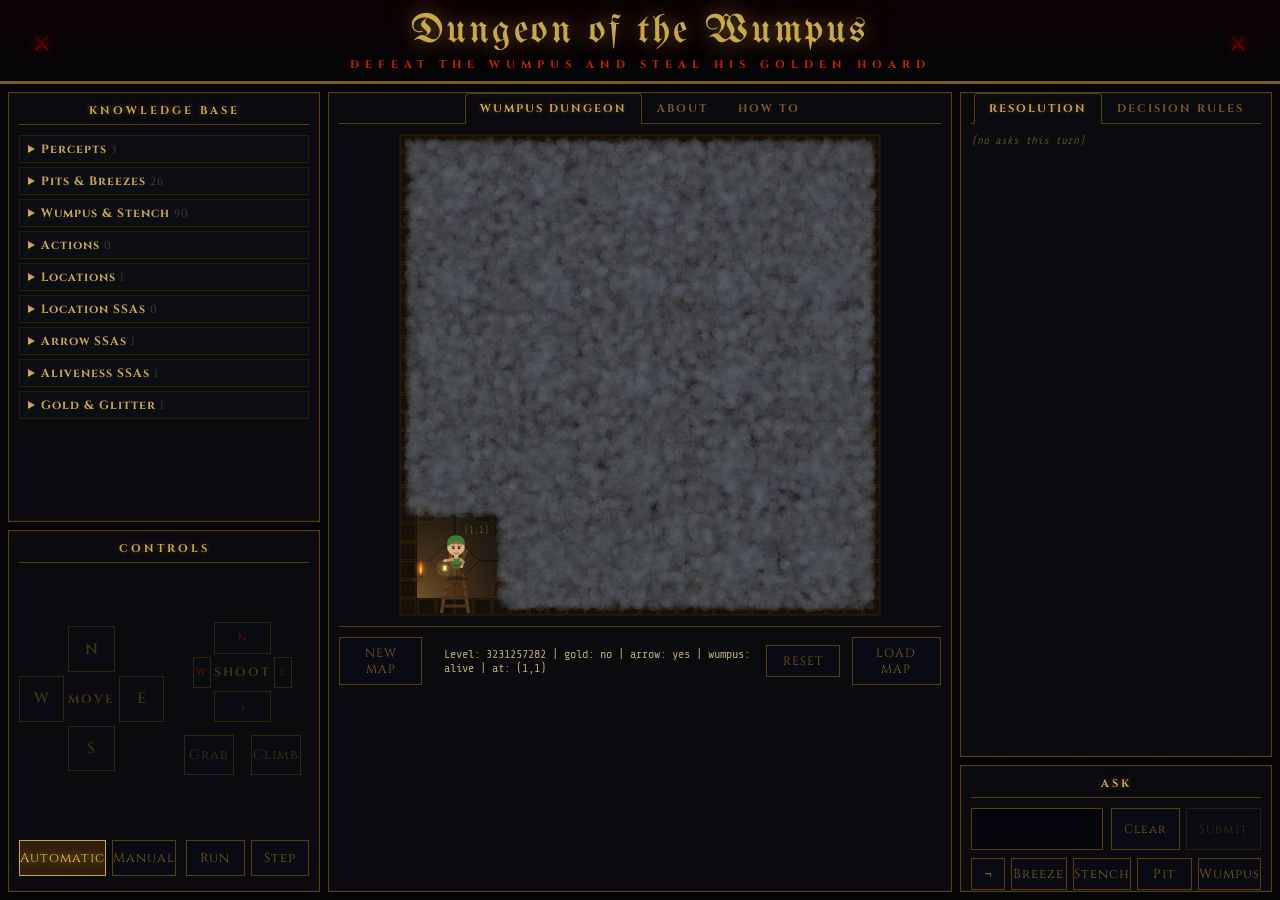
<file: index.html>
<!DOCTYPE html>
<html lang="en">
<head>
  <meta charset="UTF-8" />
  <meta name="viewport" content="width=device-width, initial-scale=1.0" />
  <title>Dungeon of the Wumpus</title>

  <!-- Self-hosted webfonts (fonts/fonts.css) — offline/portable, no network
       dependency once loaded. Each face uses font-display: block, so a brief
       load holds text invisible rather than showing it in a fallback font —
       avoids the pop-in flash a remote stylesheet (or font-display: swap)
       causes. All three are SIL OFL, so bundling is fine.
         UnifrakturMaguntia -> blackletter title
         Cinzel             -> panel/section titles + labels
         Share Tech Mono    -> body text, KB formulas, resolution lines -->
  <link rel="stylesheet" href="fonts/fonts.css" />

  <link rel="stylesheet" href="style.css" />
</head>
<body>
  <!-- Title bar: blackletter title + tagline, flanked by rune pseudo-elements
       (see #site-header in style.css). Decorative only. -->
  <header id="site-header">
    <h1 class="site-title">Dungeon of the Wumpus</h1>
    <p class="site-subtitle">Defeat the Wumpus and Steal His Golden Hoard</p>
  </header>

  <!--
    Five panels, per the current layout (see #kb-panel etc. in style.css):
      - #kb-panel      : left-upper, the agent's knowledge base
      - #control-panel : left-lower, controls + explanation (mode-dependent)
      - #game-panel    : center, the game world (focal point)
      - #solver-panel  : right-upper, the resolution solver
      - #ask-panel     : right-lower, the manual query ("ASK") tool
  -->
  <div id="app">
    <section id="kb-panel"      class="panel"><h2>Knowledge Base</h2></section>
    <section id="ask-panel"     class="panel"><h2>Ask</h2></section>
    <section id="game-panel"    class="panel"><h2>Wumpus World</h2></section>
    <section id="solver-panel"  class="panel"><h2>Resolution Solver</h2></section>
    <section id="control-panel" class="panel"><h2>Controls</h2></section>
  </div>

  <!-- Classic scripts, loaded in dependency order. logic.js defines WW; -->
  <!-- ui.js consumes it.                                                 -->
  <script src="logic.js"></script>
  <script src="ui.js"></script>
</body>
</html>
</file>
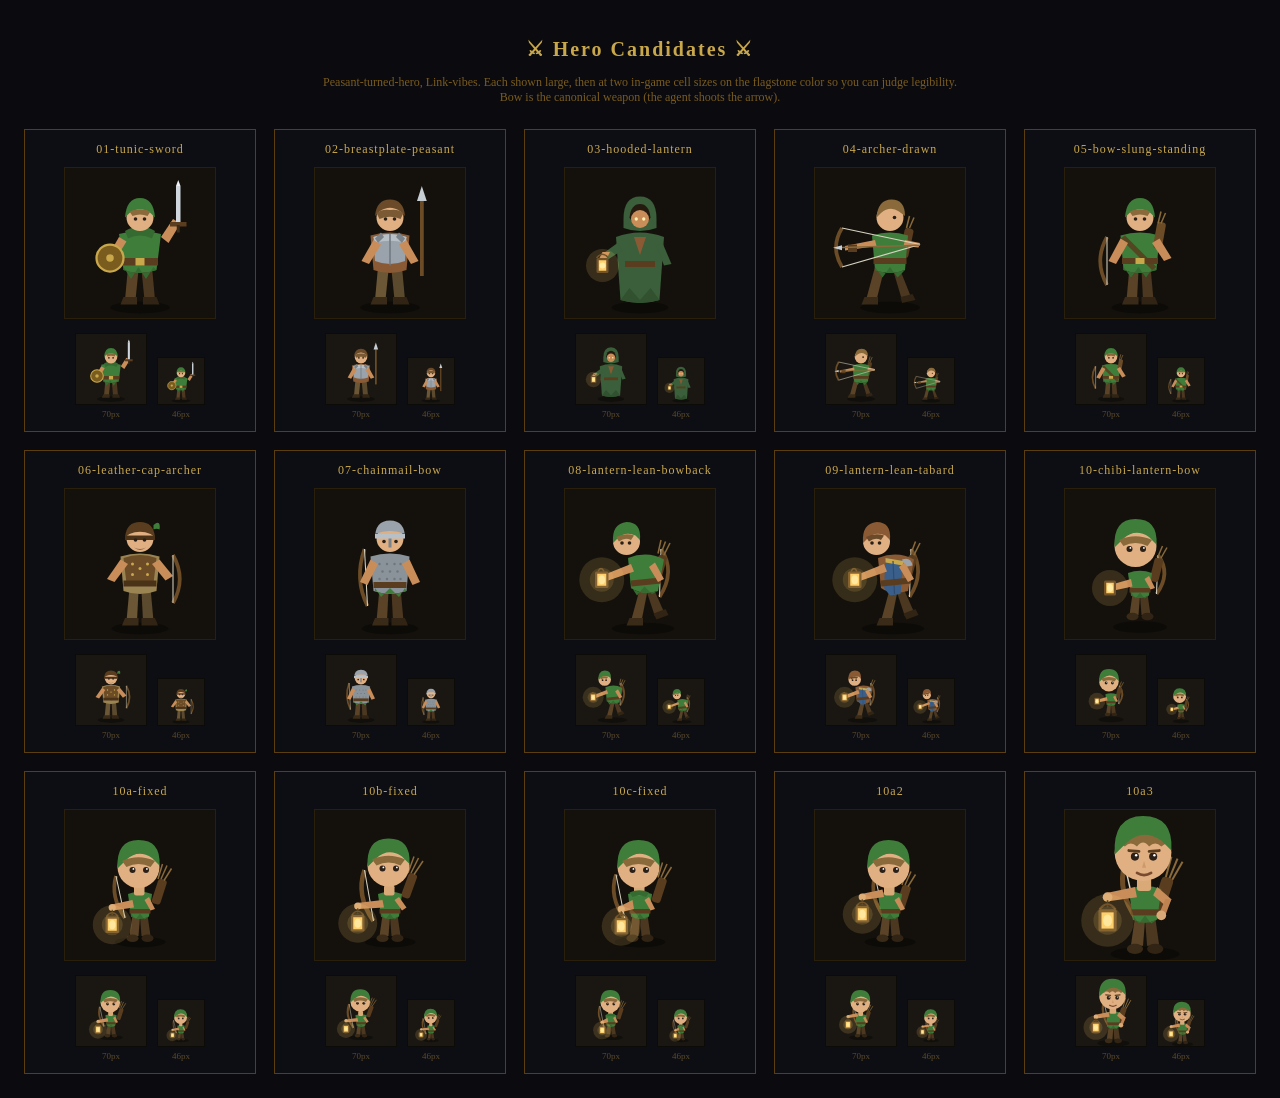
<file: artcandidates/_contact-sheet.html>
<!DOCTYPE html>
<html lang="en">
<head>
<meta charset="UTF-8" />
<title>Hero candidates — contact sheet</title>
<style>
  body {
    margin: 0; padding: 24px;
    background: #0a0a0f;
    color: #b8a878;
    font-family: 'Cinzel', Georgia, serif;
  }
  h1 { color: #c9a84c; font-size: 20px; letter-spacing: 2px; text-align: center; }
  p.note { text-align: center; font-size: 12px; color: #7a5c1e; max-width: 640px; margin: 0 auto 24px; }
  .grid {
    display: grid;
    grid-template-columns: repeat(auto-fill, minmax(200px, 1fr));
    gap: 18px;
  }
  .card {
    border: 1px solid #5a3e10;
    background: #0d0d14;
    padding: 12px;
    text-align: center;
  }
  .name { font-size: 12px; color: #c9a84c; letter-spacing: 1px; margin-bottom: 10px; }
  /* Large view */
  .big { width: 150px; height: 150px; background: #14110c; border: 1px solid #2a1f0a; }
  /* True-to-game view: on a flagstone-ish tile at ~cell size */
  .row2 { display: flex; justify-content: center; gap: 10px; margin-top: 10px; align-items: flex-end; }
  .cell {
    width: 70px; height: 70px;
    background:
      linear-gradient(#1a1712,#1a1712);
    border: 1px solid #0d0b08;
    display: flex; align-items: center; justify-content: center;
  }
  .cell.sm { width: 46px; height: 46px; }
  .cell img { width: 100%; height: 100%; }
  .lbl { font-size: 9px; color: #5a4a2a; margin-top: 4px; }
</style>
</head>
<body>
  <h1>⚔ Hero Candidates ⚔</h1>
  <p class="note">Peasant-turned-hero, Link-vibes. Each shown large, then at two
  in-game cell sizes on the flagstone color so you can judge legibility. Bow is
  the canonical weapon (the agent shoots the arrow).</p>
  <div class="grid" id="grid"></div>

  <script>
    const files = [
      'hero-01-tunic-sword.svg',
      'hero-02-breastplate-peasant.svg',
      'hero-03-hooded-lantern.svg',
      'hero-04-archer-drawn.svg',
      'hero-05-bow-slung-standing.svg',
      'hero-06-leather-cap-archer.svg',
      'hero-07-chainmail-bow.svg',
      'hero-08-lantern-lean-bowback.svg',
      'hero-09-lantern-lean-tabard.svg',
      'hero-10-chibi-lantern-bow.svg',
      'hero-10a-fixed.svg',
      'hero-10b-fixed.svg',
      'hero-10c-fixed.svg',
      'hero-10a2.svg',
      'hero-10a3.svg',
    ];
    const grid = document.getElementById('grid');
    for (const f of files) {
      const card = document.createElement('div');
      card.className = 'card';
      card.innerHTML =
        `<div class="name">${f.replace('hero-','').replace('.svg','')}</div>` +
        `<img class="big" src="${f}" alt="${f}">` +
        `<div class="row2">` +
          `<div><div class="cell"><img src="${f}"></div><div class="lbl">70px</div></div>` +
          `<div><div class="cell sm"><img src="${f}"></div><div class="lbl">46px</div></div>` +
        `</div>`;
      grid.appendChild(card);
    }
  </script>
</body>
</html>
</file>
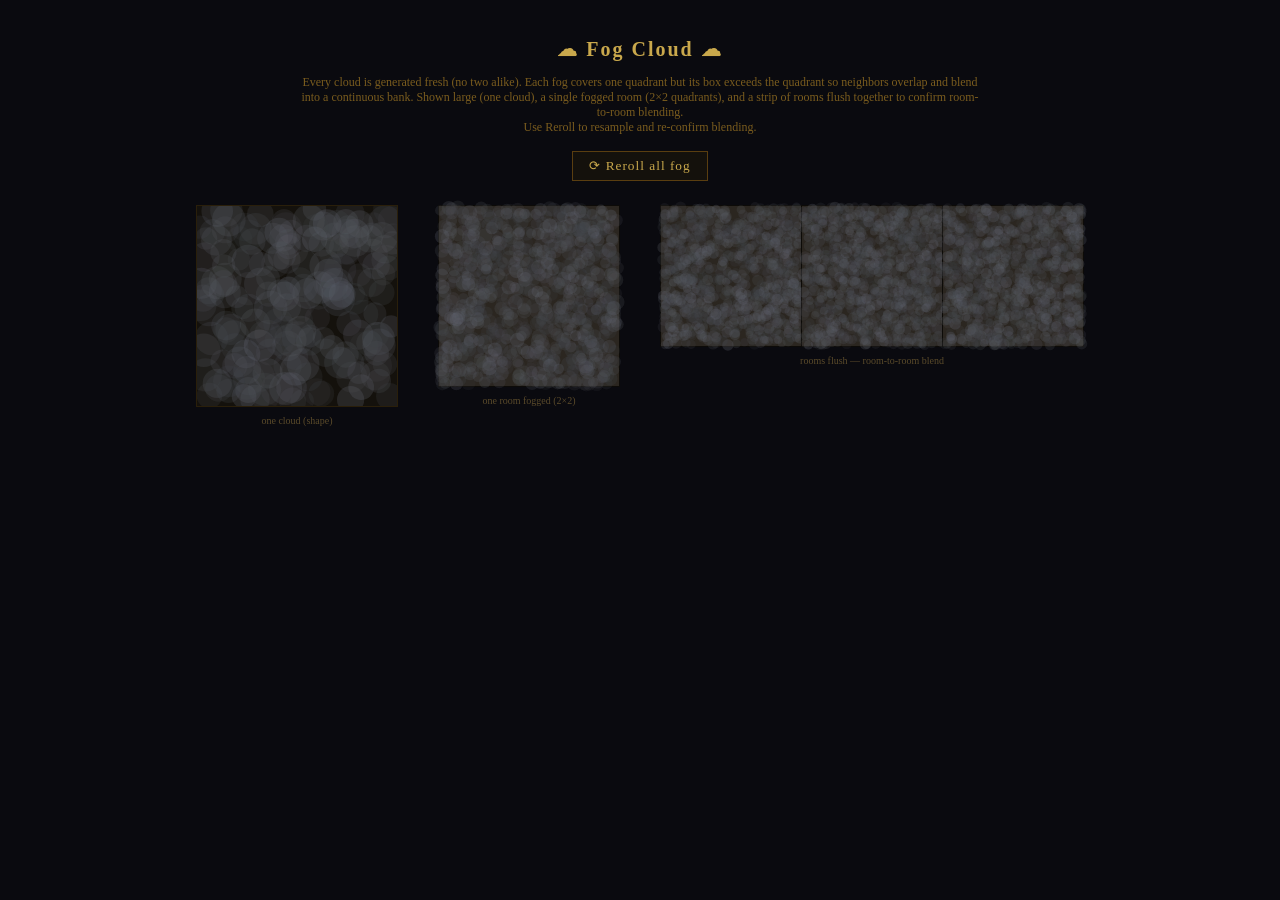
<file: artcandidates/_fog-contact-sheet.html>
<!DOCTYPE html>
<html lang="en">
<head>
<meta charset="UTF-8" />
<title>Fog cloud — contact sheet</title>
<style>
  body { margin: 0; padding: 24px; background: #0a0a0f; color: #b8a878; font-family: 'Cinzel', Georgia, serif; }
  h1 { color: #c9a84c; font-size: 20px; letter-spacing: 2px; text-align: center; }
  p.note { text-align: center; font-size: 12px; color: #7a5c1e; max-width: 680px; margin: 0 auto 16px; }
  .btn { display: block; margin: 0 auto 24px; background: #14110c; color: #c9a84c; border: 1px solid #5a3e10;
         font-family: 'Cinzel', Georgia, serif; letter-spacing: 1px; padding: 6px 16px; cursor: pointer; }
  .btn:hover { border-color: #c9a84c; }
  .row { display: flex; justify-content: center; gap: 40px; align-items: flex-start; flex-wrap: wrap; }
  .card { text-align: center; }
  .lbl { font-size: 10px; color: #5a4a2a; margin-top: 8px; }

  /* one big fog for shape inspection */
  .big { width: 200px; height: 200px; background: #14110c; border: 1px solid #2a1f0a; overflow: hidden; position: relative; }

  /* a ROOM is a 2x2 of quadrants on flagstone. Each quadrant hosts one fog cloud
     that is sized OVER the quadrant and centered on it, so cores cover the
     quadrants and the transparent spill overhangs into neighbors and overlaps. */
  .room { position: relative; background: #2b2620; border: 1px solid #0d0b08; }
  .room.one { width: 180px; height: 180px; }         /* single room */
  .rooms { display: flex; gap: 0; }                   /* rooms flush so they blend */
  .rooms .room { width: 140px; height: 140px; border-right: none; }
  .rooms .room:last-child { border-right: 1px solid #0d0b08; }

  /* a fog cloud element: absolutely placed, centered on its quadrant, oversized */
  .fog-cloud { position: absolute; pointer-events: none; overflow: visible;
               transform: translate(-50%, -50%); }
  .fog-cloud svg { position: absolute; inset: 0; width: 100%; height: 100%;
                   display: block; overflow: visible; }
  .fog-rock { animation: fog-rock 7s ease-in-out infinite; }
  @keyframes fog-rock { 0%{transform:rotate(-1.5deg);} 50%{transform:rotate(1.5deg);} 100%{transform:rotate(-1.5deg);} }
</style>
</head>
<body>
  <h1>☁ Fog Cloud ☁</h1>
  <p class="note">Every cloud is generated fresh (no two alike). Each fog covers one
  quadrant but its box exceeds the quadrant so neighbors overlap and blend into a
  continuous bank. Shown large (one cloud), a single fogged room (2×2 quadrants),
  and a strip of rooms flush together to confirm room-to-room blending.
  <br>Use Reroll to resample and re-confirm blending.</p>
  <button class="btn" id="reroll">⟳ Reroll all fog</button>

  <div class="row">
    <div class="card"><div class="big" id="big"></div><div class="lbl">one cloud (shape)</div></div>
    <div class="card"><div class="room one" id="oneroom"></div><div class="lbl">one room fogged (2×2)</div></div>
    <div class="card"><div class="rooms" id="strip"></div><div class="lbl">rooms flush — room-to-room blend</div></div>
  </div>

  <script>
    // makeFog(): mirror of ui.js — a scatter of ~40 mostly-transparent gray blobs,
    // rejection-sampled for spacing, in a viewBox padded so nothing clips. Fresh
    // Math.random() each call, so no two clouds are alike.
    function makeFog() {
      const N = 200, R_MIN = 13, R_MAX = 20;
      const COLORS = ['#4a4d53', '#565a60', '#3f4247', '#616570'];
      const MIN_DIST = 5, MAX_TRIES = 60;
      const TILE = 50, SPILL = 90, PAD = R_MAX + 2;
      const FIELD = TILE + 2 * SPILL;
      const SPAN_MIN = PAD, SPAN_MAX = PAD + FIELD;
      const SIZE = FIELD + 2 * PAD, CENTER = SIZE / 2;
      const rangeR = (a, b) => a + (b - a) * Math.random();
      const blobs = [];
      for (let i = 0; i < N; i++) {
        let cx, cy;
        for (let t = 0; t < MAX_TRIES; t++) {
          cx = rangeR(SPAN_MIN, SPAN_MAX); cy = rangeR(SPAN_MIN, SPAN_MAX);
          if (!blobs.some(b => Math.hypot(cx - b.cx, cy - b.cy) < MIN_DIST)) break;
        }
        blobs.push({ cx, cy, r: rangeR(R_MIN, R_MAX), op: rangeR(0.14, 0.30),
          fill: COLORS[Math.floor(Math.random() * COLORS.length)] });
      }
      const circles = blobs.map(b =>
        `<circle cx="${b.cx.toFixed(1)}" cy="${b.cy.toFixed(1)}" r="${b.r.toFixed(1)}" ` +
        `fill="${b.fill}" opacity="${b.op.toFixed(2)}"/>`).join('');
      const el = document.createElement('div');
      el.className = 'fog-cloud';
      el.innerHTML =
        `<svg viewBox="0 0 ${SIZE} ${SIZE}" xmlns="http://www.w3.org/2000/svg" overflow="visible">` +
          `<g class="fog-rock" style="transform-origin:${CENTER}px ${CENTER}px">${circles}</g>` +
        '</svg>';
      return el;
    }

    // fill a room element with four quadrant fogs, each centered on its quadrant
    // and sized OVER (fraction of the room) so cores cover quadrants and spill
    // overlaps neighbors. size is a % of the room dimension.
    function fillRoom(room, sizePct) {
      room.innerHTML = '';
      for (const [qx, qy] of [[0,0],[1,0],[0,1],[1,1]]) {
        const fog = makeFog();
        fog.style.width = fog.style.height = sizePct + '%';
        fog.style.left = (qx ? 75 : 25) + '%';
        fog.style.top  = (qy ? 75 : 25) + '%';
        room.appendChild(fog);
      }
    }

    function render() {
      // big single cloud
      const big = document.getElementById('big');
      big.innerHTML = '';
      const one = makeFog();
      one.style.width = one.style.height = '116%';
      one.style.left = one.style.top = '50%';
      big.appendChild(one);

      // single room: each quadrant fog sized 58% of the room (≈116% of a quadrant)
      fillRoom(document.getElementById('oneroom'), 58);

      // strip of 3 rooms, flush, same sizing — check the seam between rooms blends
      const strip = document.getElementById('strip');
      strip.innerHTML = '';
      for (let i = 0; i < 3; i++) {
        const room = document.createElement('div');
        room.className = 'room';
        strip.appendChild(room);
        fillRoom(room, 58);
      }
    }

    document.getElementById('reroll').addEventListener('click', render);
    render();
  </script>
</body>
</html>
</file>
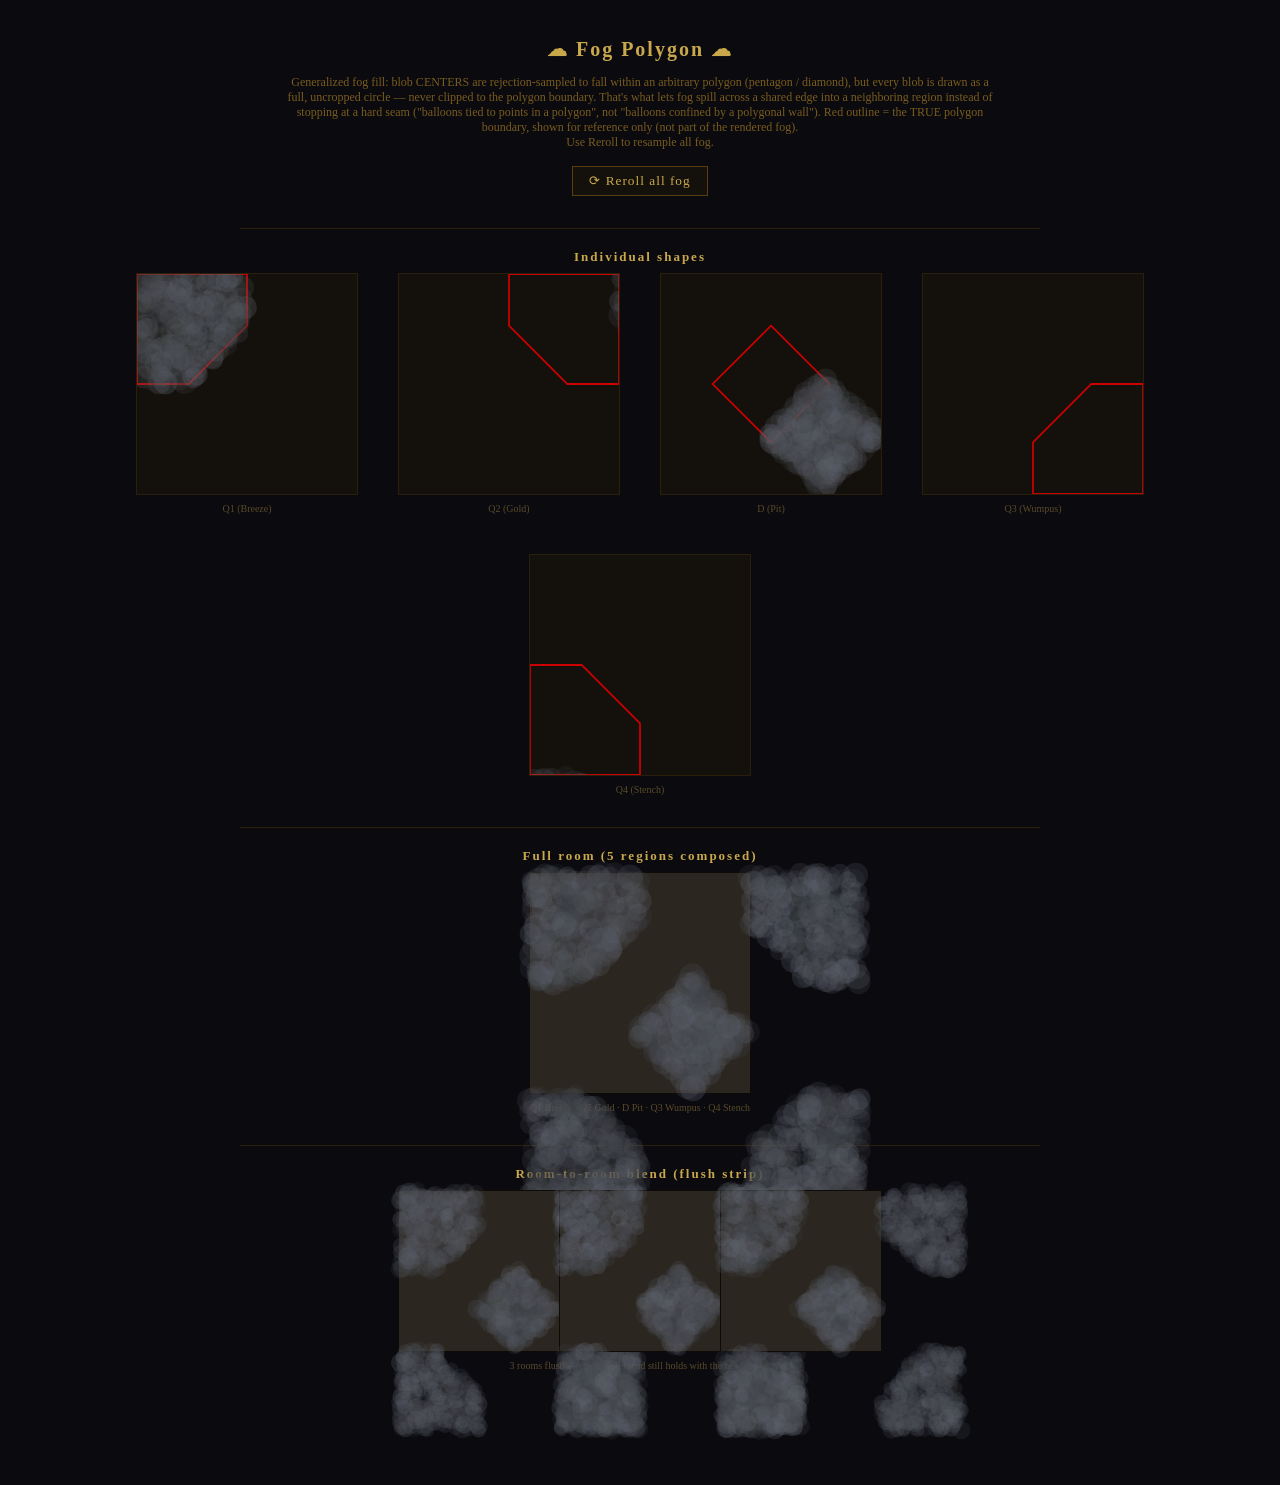
<file: artcandidates/_fog-poly-contact-sheet.html>
<!DOCTYPE html>
<html lang="en">
<head>
<meta charset="UTF-8" />
<title>Fog polygon — contact sheet</title>
<style>
  body { margin: 0; padding: 24px; background: #0a0a0f; color: #b8a878; font-family: 'Cinzel', Georgia, serif; }
  h1 { color: #c9a84c; font-size: 20px; letter-spacing: 2px; text-align: center; }
  p.note { text-align: center; font-size: 12px; color: #7a5c1e; max-width: 720px; margin: 0 auto 16px; }
  .btn { display: block; margin: 0 auto 24px; background: #14110c; color: #c9a84c; border: 1px solid #5a3e10;
         font-family: 'Cinzel', Georgia, serif; letter-spacing: 1px; padding: 6px 16px; cursor: pointer; }
  .btn:hover { border-color: #c9a84c; }
  .row { display: flex; justify-content: center; gap: 40px; align-items: flex-start; flex-wrap: wrap; margin-bottom: 32px; }
  .card { text-align: center; }
  .lbl { font-size: 10px; color: #5a4a2a; margin-top: 8px; }
  h2.section { color: #c9a84c; font-size: 13px; letter-spacing: 2px; text-align: center;
               border-top: 1px solid #2a1f0a; padding-top: 20px; margin: 32px auto 8px; max-width: 800px; }

  /* single-shape preview box: shows the TRUE polygon outline (red) so we can
     judge how far the fog spills past it */
  .shape { width: 220px; height: 220px; background: #14110c; border: 1px solid #2a1f0a; position: relative; overflow: hidden; }
  .shape svg.outline { position: absolute; inset: 0; width: 100%; height: 100%; overflow: visible; pointer-events: none; }

  /* a ROOM is the 100x100 local space at a fixed pixel size, flagstone bg */
  .room { position: relative; background: #2b2620; border: 1px solid #0d0b08; }
  .room.one { width: 220px; height: 220px; }
  .rooms { display: flex; gap: 0; }
  .rooms .room { width: 160px; height: 160px; border-right: none; }
  .rooms .room:last-child { border-right: 1px solid #0d0b08; }

  .fog-cloud { position: absolute; pointer-events: none; overflow: visible; }
  .fog-cloud svg { position: absolute; inset: 0; width: 100%; height: 100%; display: block; overflow: visible; }
  .fog-rock { animation: fog-rock 7s ease-in-out infinite; }
  @keyframes fog-rock { 0%{transform:rotate(-1.5deg);} 50%{transform:rotate(1.5deg);} 100%{transform:rotate(-1.5deg);} }
</style>
</head>
<body>
  <h1>☁ Fog Polygon ☁</h1>
  <p class="note">Generalized fog fill: blob CENTERS are rejection-sampled to fall
  within an arbitrary polygon (pentagon / diamond), but every blob is drawn as a
  full, uncropped circle — never clipped to the polygon boundary. That's what lets
  fog spill across a shared edge into a neighboring region instead of stopping at a
  hard seam ("balloons tied to points in a polygon", not "balloons confined by a
  polygonal wall"). Red outline = the TRUE polygon boundary, shown for reference only
  (not part of the rendered fog). <br>Use Reroll to resample all fog.</p>
  <button class="btn" id="reroll">⟳ Reroll all fog</button>

  <h2 class="section">Individual shapes</h2>
  <div class="row" id="shapes"></div>

  <h2 class="section">Full room (5 regions composed)</h2>
  <div class="row">
    <div class="card"><div class="room one" id="oneroom"></div><div class="lbl">Q1 Breeze · Q2 Gold · D Pit · Q3 Wumpus · Q4 Stench</div></div>
  </div>

  <h2 class="section">Room-to-room blend (flush strip)</h2>
  <div class="row">
    <div class="card"><div class="rooms" id="strip"></div><div class="lbl">3 rooms flush — cross-wall blend still holds with the new shapes</div></div>
  </div>

  <script>
    // ---- geometry: the 5-region layout confirmed in tile-layout-5region.svg ----
    const D = [ {x:50,y:23.48}, {x:76.52,y:50}, {x:50,y:76.52}, {x:23.48,y:50} ];
    const Q1 = [ {x:0,y:0}, {x:50,y:0}, {x:50,y:23.48}, {x:23.48,y:50}, {x:0,y:50} ];      // top-left    = Breeze
    const Q2 = [ {x:50,y:0}, {x:100,y:0}, {x:100,y:50}, {x:76.52,y:50}, {x:50,y:23.48} ];   // top-right   = Gold
    const Q3 = [ {x:100,y:50}, {x:100,y:100}, {x:50,y:100}, {x:50,y:76.52}, {x:76.52,y:50} ]; // bottom-right= Wumpus
    const Q4 = [ {x:0,y:50}, {x:23.48,y:50}, {x:50,y:76.52}, {x:50,y:100}, {x:0,y:100} ];  // bottom-left = Stench

    const REGIONS = [
      { name: 'Q1 (Breeze)', points: Q1 },
      { name: 'Q2 (Gold)',   points: Q2 },
      { name: 'D (Pit)',     points: D  },
      { name: 'Q3 (Wumpus)', points: Q3 },
      { name: 'Q4 (Stench)', points: Q4 },
    ];

    // ---- point-in-polygon (even-odd ray cast) — mirrors ui.js pointInPolygon ----
    function pointInPolygon(px, py, points) {
      let inside = false;
      for (let i = 0, j = points.length - 1; i < points.length; j = i++) {
        const xi = points[i].x, yi = points[i].y;
        const xj = points[j].x, yj = points[j].y;
        const crosses = (yi > py) !== (yj > py);
        if (crosses) {
          const xCross = xi + (py - yi) * (xj - xi) / (yj - yi);
          if (px < xCross) inside = !inside;
        }
      }
      return inside;
    }

    // ---- makeFogPoly — mirrors ui.js makeFogPoly exactly ----
    function makeFogPoly(points) {
      // Rescaled to match ui.js: this contact sheet maps 1 local unit ~ 1% of
      // the room box (same scale family as the live board's wall-center-to-
      // wall-center mapping), which is ~3.4x larger px-per-unit than the old
      // square makeFog()'s squeeze-into-90%-of-cell display. Same visual blob
      // size at this scale needs R 13-20 -> 4-6, MIN_DIST 5 -> 1.5, SPILL 90 -> 26.
      const N = 200, R_MIN = 4, R_MAX = 6;
      const COLORS = ['#4a4d53', '#565a60', '#3f4247', '#616570'];
      const MIN_DIST = 1.5, MAX_TRIES = 60;

      const xs = points.map(p => p.x), ys = points.map(p => p.y);
      const minX = Math.min(...xs), maxX = Math.max(...xs);
      const minY = Math.min(...ys), maxY = Math.max(...ys);
      const SPILL = 26, PAD = R_MAX + 2;
      const spanMinX = minX - SPILL, spanMaxX = maxX + SPILL;
      const spanMinY = minY - SPILL, spanMaxY = maxY + SPILL;
      const offX = PAD - spanMinX, offY = PAD - spanMinY;
      const sizeX = (spanMaxX - spanMinX) + 2 * PAD;
      const sizeY = (spanMaxY - spanMinY) + 2 * PAD;
      const rangeR = (a, b) => a + (b - a) * Math.random();

      function samplePointInPolygon() {
        for (let t = 0; t < MAX_TRIES; t++) {
          const px = rangeR(minX, maxX), py = rangeR(minY, maxY);
          if (pointInPolygon(px, py, points)) return { x: px, y: py };
        }
        return { x: (minX + maxX) / 2, y: (minY + maxY) / 2 };
      }

      const blobs = [];
      for (let i = 0; i < N; i++) {
        let cx, cy;
        for (let t = 0; t < MAX_TRIES; t++) {
          const p = samplePointInPolygon();
          cx = p.x + offX; cy = p.y + offY;
          if (!blobs.some(b => Math.hypot(cx - b.cx, cy - b.cy) < MIN_DIST)) break;
        }
        blobs.push({ cx, cy, r: rangeR(R_MIN, R_MAX), op: rangeR(0.14, 0.30),
          fill: COLORS[Math.floor(Math.random() * COLORS.length)] });
      }
      const circles = blobs.map(b =>
        `<circle cx="${b.cx.toFixed(1)}" cy="${b.cy.toFixed(1)}" r="${b.r.toFixed(1)}" ` +
        `fill="${b.fill}" opacity="${b.op.toFixed(2)}"/>`).join('');

      const el = document.createElement('div');
      el.className = 'fog-cloud';
      el.innerHTML =
        `<svg viewBox="0 0 ${sizeX.toFixed(1)} ${sizeY.toFixed(1)}" xmlns="http://www.w3.org/2000/svg" overflow="visible">` +
          `<g class="fog-rock" style="transform-origin:${(sizeX/2).toFixed(1)}px ${(sizeY/2).toFixed(1)}px">${circles}</g>` +
        '</svg>';
      // stash the mapping info so callers can position it against a 100x100 room
      el.dataset.bbox = JSON.stringify({ minX, minY, maxX, maxY, sizeX, sizeY, offX, offY });
      return el;
    }

    // Position a fog-cloud (built by makeFogPoly) inside a 100x100-local
    // container of pixel size `roomPx`. The fog element's internal SVG spans
    // sizeX/sizeY LOCAL units (bbox + spill + pad on each side); this places
    // that whole SVG box in CSS px so its (0,0) local origin lands at the
    // correct spot in the room, at 1 local unit = roomPx/100 CSS px.
    function placeFogPoly(container, fog, roomPx) {
      const bbox = JSON.parse(fog.dataset.bbox);
      const scale = roomPx / 100;
      // The SVG's local (0,0) is at room-space (minX - SPILL - PAD, minY - SPILL - PAD)
      // = (minX - offX, minY - offY). Convert to px.
      const leftPx = (bbox.minX - bbox.offX) * scale;
      const topPx  = (bbox.minY - bbox.offY) * scale;
      fog.style.left = leftPx + 'px';
      fog.style.top = topPx + 'px';
      fog.style.width = (bbox.sizeX * scale) + 'px';
      fog.style.height = (bbox.sizeY * scale) + 'px';
      container.appendChild(fog);
    }

    // draw just the true polygon outline (reference only, not part of the fog)
    function outlineSvg(points) {
      const pts = points.map(p => `${p.x},${p.y}`).join(' ');
      return `<svg class="outline" viewBox="0 0 100 100"><polygon points="${pts}" fill="none" stroke="#c00" stroke-width="0.8"/></svg>`;
    }

    function renderShapes() {
      const row = document.getElementById('shapes');
      row.innerHTML = '';
      for (const region of REGIONS) {
        const card = document.createElement('div');
        card.className = 'card';
        const box = document.createElement('div');
        box.className = 'shape';
        box.innerHTML = outlineSvg(region.points);
        const fog = makeFogPoly(region.points);
        placeFogPoly(box, fog, 220);
        card.appendChild(box);
        const lbl = document.createElement('div');
        lbl.className = 'lbl';
        lbl.textContent = region.name;
        card.appendChild(lbl);
        row.appendChild(card);
      }
    }

    function renderRoom(container, roomPx) {
      container.innerHTML = '';
      for (const region of REGIONS) {
        const fog = makeFogPoly(region.points);
        placeFogPoly(container, fog, roomPx);
      }
    }

    function render() {
      renderShapes();
      renderRoom(document.getElementById('oneroom'), 220);
      const strip = document.getElementById('strip');
      strip.innerHTML = '';
      for (let i = 0; i < 3; i++) {
        const room = document.createElement('div');
        room.className = 'room';
        strip.appendChild(room);
        renderRoom(room, 160);
      }
    }

    document.getElementById('reroll').addEventListener('click', render);
    render();
  </script>
</body>
</html>
</file>
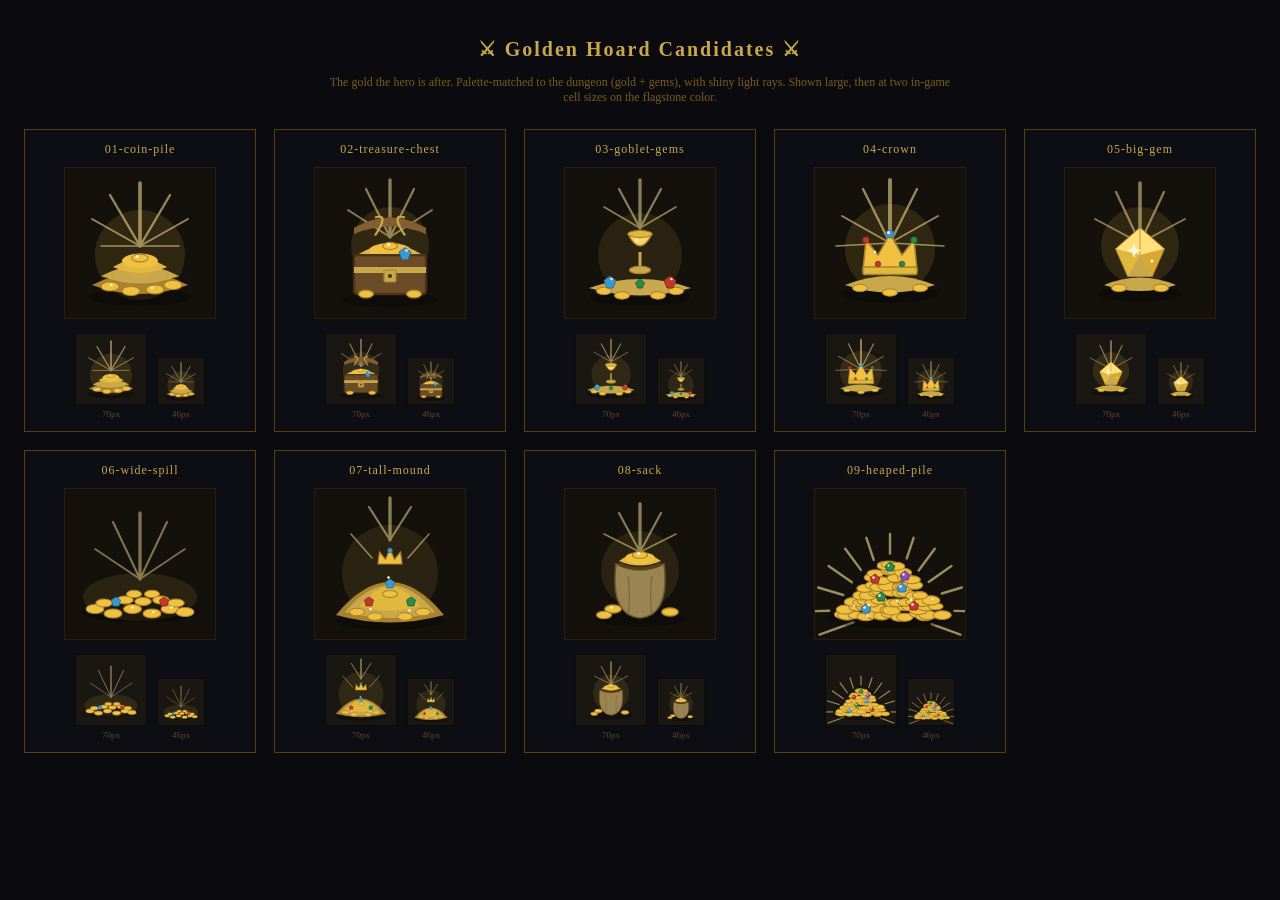
<file: artcandidates/_hoard-contact-sheet.html>
<!DOCTYPE html>
<html lang="en">
<head>
<meta charset="UTF-8" />
<title>Golden Hoard candidates — contact sheet</title>
<style>
  body { margin: 0; padding: 24px; background: #0a0a0f; color: #b8a878; font-family: 'Cinzel', Georgia, serif; }
  h1 { color: #c9a84c; font-size: 20px; letter-spacing: 2px; text-align: center; }
  p.note { text-align: center; font-size: 12px; color: #7a5c1e; max-width: 640px; margin: 0 auto 24px; }
  .grid { display: grid; grid-template-columns: repeat(auto-fill, minmax(200px, 1fr)); gap: 18px; }
  .card { border: 1px solid #5a3e10; background: #0d0d14; padding: 12px; text-align: center; }
  .name { font-size: 12px; color: #c9a84c; letter-spacing: 1px; margin-bottom: 10px; }
  .big { width: 150px; height: 150px; background: #14110c; border: 1px solid #2a1f0a; }
  .row2 { display: flex; justify-content: center; gap: 10px; margin-top: 10px; align-items: flex-end; }
  /* on the flagstone floor color, like in-game */
  .cell { width: 70px; height: 70px; background: #1a1712; border: 1px solid #0d0b08; display: flex; align-items: center; justify-content: center; }
  .cell.sm { width: 46px; height: 46px; }
  .cell img { width: 100%; height: 100%; }
  .lbl { font-size: 9px; color: #5a4a2a; margin-top: 4px; }
</style>
</head>
<body>
  <h1>⚔ Golden Hoard Candidates ⚔</h1>
  <p class="note">The gold the hero is after. Palette-matched to the dungeon
  (gold + gems), with shiny light rays. Shown large, then at two in-game cell
  sizes on the flagstone color.</p>
  <div class="grid" id="grid"></div>
  <script>
    const files = [
      'hoard-01-coin-pile.svg',
      'hoard-02-treasure-chest.svg',
      'hoard-03-goblet-gems.svg',
      'hoard-04-crown.svg',
      'hoard-05-big-gem.svg',
      'hoard-06-wide-spill.svg',
      'hoard-07-tall-mound.svg',
      'hoard-08-sack.svg',
      'hoard-09-heaped-pile.svg',
    ];
    const grid = document.getElementById('grid');
    for (const f of files) {
      const card = document.createElement('div');
      card.className = 'card';
      card.innerHTML =
        `<div class="name">${f.replace('hoard-','').replace('.svg','')}</div>` +
        `<img class="big" src="${f}" alt="${f}">` +
        `<div class="row2">` +
          `<div><div class="cell"><img src="${f}"></div><div class="lbl">70px</div></div>` +
          `<div><div class="cell sm"><img src="${f}"></div><div class="lbl">46px</div></div>` +
        `</div>`;
      grid.appendChild(card);
    }
  </script>
</body>
</html>
</file>
<file: fonts/fonts.css>
/* fonts.css — self-hosted webfonts (replaces the Google Fonts <link> in
   index.html so the app has no network dependency once loaded).

   All three are SIL Open Font License, so bundling the files locally is
   fine. Files downloaded from Google's own CDN (fonts.gstatic.com), Latin
   subset only (this project never needs Latin-Extended/Cyrillic/etc.). */

/* font-display: block (rather than the default swap) briefly holds text
   invisible instead of showing it in a fallback font — since these three
   files are small and same-origin, that block period always ends before it
   would matter, so text simply appears once in its real face, no pop-in. */
@font-face {
  font-family: 'Cinzel';
  font-style: normal;
  font-weight: 400 900;   /* one file covers the whole weight range used (400/700/900) */
  font-display: block;
  src: url('cinzel-latin.woff2') format('woff2');
}

@font-face {
  font-family: 'Share Tech Mono';
  font-style: normal;
  font-weight: 400;
  font-display: block;
  src: url('share-tech-mono-latin.woff2') format('woff2');
}

@font-face {
  font-family: 'UnifrakturMaguntia';
  font-style: normal;
  font-weight: 400;
  font-display: block;
  src: url('unifrakturmaguntia-latin.woff2') format('woff2');
}
</file>
<file: style.css>
/* Wumpus World — Logical Agents
   Provisional layout only. The planned proportions are:
     game   = n x n        (center)
     kb     = n/2 x n       (left)
     solver = n/2 x 2n/3    (right, upper)
     control= n/2 x n/3     (right, lower)
   For now we use a simple CSS grid so the four panels are visible and
   easy to rearrange once we tune sizes. */

/* ---- theme palette ----
   Retro dungeon-crawler look (see styleref.html). Near-black voids lit by
   antique gold, blood red, and neon accents. These custom properties are the
   single source of truth for color; the sections below draw from them. */
:root {
  --gold:        #c9a84c;
  --gold-bright: #f0c040;
  --gold-dim:    #7a5c1e;
  --blood:       #8b0000;
  --blood-bright:#cc2200;
  --neon-green:  #00ff41;
  --neon-teal:   #00e5ff;
  --neon-purple: #cc00ff;
  --bg-void:     #050508;   /* page background */
  --bg-panel:    #0a0a0f;   /* panel background */
  --bg-panel2:   #0d0d14;   /* inset boxes within a panel */
  --border-dark: #2a1f0a;
  --border-glow: #5a3e10;
  --text-body:   #b8a878;
  --text-dim:    #5a4a2a;

  /* Font stacks. The named faces are self-hosted (fonts/fonts.css, using
     font-display: block to avoid a fallback-font pop-in); these fallbacks
     only matter if a face fails to load entirely. */
  --font-title: 'UnifrakturMaguntia', 'Cinzel', serif;
  --font-label: 'Cinzel', Georgia, serif;
  --font-mono:  'Share Tech Mono', ui-monospace, "Cascadia Code", Consolas, monospace;

  /* ---- dungeon textures (procedural, offline) ----
     Two tiling SVG data-URIs for the game board (Step 2). Both are drawn in the
     same dark stone family so wall and floor read as one dungeon.

     FLOOR — one ROOM = a 5-REGION tile (viewBox 100x100): 4 pentagon slabs,
     each quadrant with its room-center-facing corner sliced off, plus a
     central diamond (a square rotated 45deg) filling the gap. Same look as
     before: base fill #1a1712, double-stroke slab seam (dark #0d0b08 outer +
     light #272115 inner) traced along each region's true edges. Geometry
     matches artcandidates/tile-layout-5region.svg exactly. Region -> fact:
     Q1 top-left = Breeze, Q2 top-right = Gold, D center = Pit,
     Q3 bottom-right = Wumpus, Q4 bottom-left = Stench. Stretched to fill one
     room (wall-center to wall-center) — see artcandidates/floor-5region.svg
     for the readable, unminified source. */
  --tex-floor:
    url("data:image/svg+xml,%3Csvg xmlns='http://www.w3.org/2000/svg' viewBox='0 0 100 100' preserveAspectRatio='none'%3E%3Crect width='100' height='100' fill='%231a1712'/%3E%3Cg fill='none' stroke='%230d0b08' stroke-width='2' stroke-linejoin='round'%3E%3Cpolygon points='50.00,24.48 75.52,50.00 50.00,75.52 24.48,50.00'/%3E%3Cpolygon points='0.71,0.71 49.28,0.70 49.00,23.53 23.53,49.00 0.70,49.28'/%3E%3Cpolygon points='50.72,0.70 99.29,0.71 99.30,49.28 76.47,49.00 51.00,23.53'/%3E%3Cpolygon points='99.30,50.72 99.29,99.29 50.72,99.30 51.00,76.47 76.47,51.00'/%3E%3Cpolygon points='0.70,50.72 23.53,51.00 49.00,76.47 49.28,99.30 0.71,99.29'/%3E%3C/g%3E%3Cg fill='none' stroke='%23272115' stroke-width='1' stroke-linejoin='round'%3E%3Cpolygon points='50.00,25.48 74.52,50.00 50.00,74.52 25.48,50.00'/%3E%3Cpolygon points='1.41,1.41 48.57,1.40 48.00,23.58 23.58,48.00 1.40,48.57'/%3E%3Cpolygon points='51.43,1.40 98.59,1.41 98.60,48.57 76.42,48.00 52.00,23.58'/%3E%3Cpolygon points='98.60,51.43 98.59,98.59 51.43,98.60 52.00,76.42 76.42,52.00'/%3E%3Cpolygon points='1.40,51.43 23.58,52.00 48.00,76.42 48.57,98.60 1.41,98.59'/%3E%3C/g%3E%3C/svg%3E");

  /* WALL — the wall is BUILT from blocks (Step 2), not a tiled sheet:
       - a square CORNER post at every wall junction, and
       - between two adjacent corners, a run of 4 rectangular blocks.
     A DOORWAY drops the middle 2 blocks of a run, leaving the 2 outer blocks
     (one against each corner) with an opening between them.

     Each SVG below is stretched (background-size:100% 100%, viewBox units are
     arbitrary) to exactly fill its wall element, so block edges always land on
     the wall's edges regardless of board size. Fill/stroke = block face / mortar.

     Corner post: one square block. */
  --tex-post:
    url("data:image/svg+xml,%3Csvg xmlns='http://www.w3.org/2000/svg' viewBox='0 0 10 10' preserveAspectRatio='none'%3E%3Crect width='10' height='10' fill='%23070604'/%3E%3Crect x='0.6' y='0.6' width='8.8' height='8.8' fill='%23171009' stroke='%232a1f0a' stroke-width='0.8'/%3E%3C/svg%3E");

  /* Horizontal run, SOLID: 4 blocks side by side (viewBox 40 wide x 10 tall). */
  --tex-run-h:
    url("data:image/svg+xml,%3Csvg xmlns='http://www.w3.org/2000/svg' viewBox='0 0 40 10' preserveAspectRatio='none'%3E%3Crect width='40' height='10' fill='%23070604'/%3E%3Cg fill='%23171009' stroke='%232a1f0a' stroke-width='0.8'%3E%3Crect x='0.5' y='0.6' width='9' height='8.8'/%3E%3Crect x='10.5' y='0.6' width='9' height='8.8'/%3E%3Crect x='20.5' y='0.6' width='9' height='8.8'/%3E%3Crect x='30.5' y='0.6' width='9' height='8.8'/%3E%3C/g%3E%3C/svg%3E");

  /* Horizontal run, DOORWAY: only the 2 outer blocks (middle 2 dropped). The
     gap is transparent so the floor/passage shows through. */
  --tex-run-h-door:
    url("data:image/svg+xml,%3Csvg xmlns='http://www.w3.org/2000/svg' viewBox='0 0 40 10' preserveAspectRatio='none'%3E%3Cg fill='%23171009' stroke='%232a1f0a' stroke-width='0.8'%3E%3Crect x='0.5' y='0.6' width='9' height='8.8'/%3E%3Crect x='30.5' y='0.6' width='9' height='8.8'/%3E%3C/g%3E%3C/svg%3E");

  /* Vertical run, SOLID: 4 blocks stacked (viewBox 10 wide x 40 tall). */
  --tex-run-v:
    url("data:image/svg+xml,%3Csvg xmlns='http://www.w3.org/2000/svg' viewBox='0 0 10 40' preserveAspectRatio='none'%3E%3Crect width='10' height='40' fill='%23070604'/%3E%3Cg fill='%23171009' stroke='%232a1f0a' stroke-width='0.8'%3E%3Crect x='0.6' y='0.5' width='8.8' height='9'/%3E%3Crect x='0.6' y='10.5' width='8.8' height='9'/%3E%3Crect x='0.6' y='20.5' width='8.8' height='9'/%3E%3Crect x='0.6' y='30.5' width='8.8' height='9'/%3E%3C/g%3E%3C/svg%3E");

  /* Vertical run, DOORWAY: only the 2 outer (top/bottom) blocks. */
  --tex-run-v-door:
    url("data:image/svg+xml,%3Csvg xmlns='http://www.w3.org/2000/svg' viewBox='0 0 10 40' preserveAspectRatio='none'%3E%3Cg fill='%23171009' stroke='%232a1f0a' stroke-width='0.8'%3E%3Crect x='0.6' y='0.5' width='8.8' height='9'/%3E%3Crect x='0.6' y='30.5' width='8.8' height='9'/%3E%3C/g%3E%3C/svg%3E");
}

* { box-sizing: border-box; }

body {
  margin: 0;
  color: var(--text-body);
  font-family: var(--font-mono);
  /* Faint CRT scanlines over a speckled void, per the reference. */
  background-color: var(--bg-void);
  background-image:
    repeating-linear-gradient(
      0deg,
      transparent, transparent 2px,
      rgba(0,0,0,0.3) 2px, rgba(0,0,0,0.3) 4px
    ),
    url("data:image/svg+xml,%3Csvg xmlns='http://www.w3.org/2000/svg' width='80' height='80'%3E%3Crect width='80' height='80' fill='%23050508'/%3E%3Ccircle cx='40' cy='40' r='1' fill='%23151008' opacity='0.8'/%3E%3Ccircle cx='10' cy='10' r='0.5' fill='%23201508' opacity='0.5'/%3E%3Ccircle cx='70' cy='30' r='0.5' fill='%23201508' opacity='0.5'/%3E%3C/svg%3E");

  /* Header at natural height, #app fills the rest — so the grid still sizes to
     the viewport now that a title bar sits above it. height:100vh (not
     min-height) + overflow:hidden bounds the whole page to the viewport, so a
     tall panel can't push the layout past one screen. */
  display: flex;
  flex-direction: column;
  height: 100vh;
  overflow: hidden;
}

/* ---- title bar ---- */

#site-header {
  flex: 0 0 auto;
  position: relative;
  text-align: center;
  padding: 12px 0 9px;
  background: linear-gradient(180deg, #0a0005 0%, var(--bg-void) 100%);
  border-bottom: 3px solid var(--gold-dim);
}
/* Crossed-sword runes flanking the title. */
#site-header::before,
#site-header::after {
  content: '⚔';
  position: absolute;
  top: 50%;
  transform: translateY(-50%);
  font-size: 26px;
  color: var(--blood);
  text-shadow: 0 0 12px var(--blood-bright);
}
#site-header::before { left: 34px; }
#site-header::after  { right: 34px; }

.site-title {
  margin: 0;
  font-family: var(--font-title);
  font-weight: 400;
  font-size: 40px;
  line-height: 1;
  letter-spacing: 3px;
  color: var(--gold);
  text-shadow: 0 0 20px var(--gold-dim), 0 0 40px rgba(180,100,0,0.3);
}
.site-subtitle {
  margin: 5px 0 0;
  font-family: var(--font-label);
  font-weight: 700;
  font-size: 11px;
  letter-spacing: 6px;
  text-transform: uppercase;
  color: var(--blood-bright);
  /* Mostly still, like a candle holding steady — a brief flicker burst at
     hard-coded, IRREGULAR intervals (3s, 1s, 2s, 2s, 3s, 1s, 2s between
     bursts, summing to one 14s cycle that then repeats) rather than one
     evenly-spaced flicker — reads as less mechanical/predictable. Each
     burst is the same short jitter (~0.3s of real time -> ~2% of 14s),
     placed at the cumulative start time of each interval: 0s, 3s, 4s, 6s,
     8s, 11s, 12s. */
  animation: flicker-burst 14s ease-in-out infinite;
}
@keyframes flicker-burst {
  0%, 21.4%, 28.6%, 42.9%, 57.1%, 78.6%, 85.7%, 100% { opacity: 1; text-shadow: 0 0 4px var(--blood-bright); }

  /* burst @ 0s */
  0.3%  { opacity: 1;    text-shadow: 0 0 8px var(--blood-bright); }
  0.5%  { opacity: 0.9;  text-shadow: 0 0 3px var(--blood); }
  0.7%  { opacity: 0.97; text-shadow: 0 0 7px var(--blood-bright); }
  0.9%  { opacity: 0.8;  text-shadow: 0 0 4px var(--blood-bright); }
  1.1%  { opacity: 0.95; text-shadow: 0 0 6px var(--blood-bright); }

  /* burst @ 3s (21.4%) */
  21.7% { opacity: 1;    text-shadow: 0 0 8px var(--blood-bright); }
  21.9% { opacity: 0.9;  text-shadow: 0 0 3px var(--blood); }
  22.1% { opacity: 0.97; text-shadow: 0 0 7px var(--blood-bright); }
  22.3% { opacity: 0.8;  text-shadow: 0 0 4px var(--blood-bright); }
  22.5% { opacity: 0.95; text-shadow: 0 0 6px var(--blood-bright); }

  /* burst @ 4s (28.6%) */
  28.9% { opacity: 1;    text-shadow: 0 0 8px var(--blood-bright); }
  29.1% { opacity: 0.9;  text-shadow: 0 0 3px var(--blood); }
  29.3% { opacity: 0.97; text-shadow: 0 0 7px var(--blood-bright); }
  29.5% { opacity: 0.8;  text-shadow: 0 0 4px var(--blood-bright); }
  29.7% { opacity: 0.95; text-shadow: 0 0 6px var(--blood-bright); }

  /* burst @ 6s (42.9%) */
  43.2% { opacity: 1;    text-shadow: 0 0 8px var(--blood-bright); }
  43.4% { opacity: 0.9;  text-shadow: 0 0 3px var(--blood); }
  43.6% { opacity: 0.97; text-shadow: 0 0 7px var(--blood-bright); }
  43.8% { opacity: 0.8;  text-shadow: 0 0 4px var(--blood-bright); }
  44.0% { opacity: 0.95; text-shadow: 0 0 6px var(--blood-bright); }

  /* burst @ 8s (57.1%) */
  57.4% { opacity: 1;    text-shadow: 0 0 8px var(--blood-bright); }
  57.6% { opacity: 0.9;  text-shadow: 0 0 3px var(--blood); }
  57.8% { opacity: 0.97; text-shadow: 0 0 7px var(--blood-bright); }
  58.0% { opacity: 0.8;  text-shadow: 0 0 4px var(--blood-bright); }
  58.2% { opacity: 0.95; text-shadow: 0 0 6px var(--blood-bright); }

  /* burst @ 11s (78.6%) */
  78.9% { opacity: 1;    text-shadow: 0 0 8px var(--blood-bright); }
  79.1% { opacity: 0.9;  text-shadow: 0 0 3px var(--blood); }
  79.3% { opacity: 0.97; text-shadow: 0 0 7px var(--blood-bright); }
  79.5% { opacity: 0.8;  text-shadow: 0 0 4px var(--blood-bright); }
  79.7% { opacity: 0.95; text-shadow: 0 0 6px var(--blood-bright); }

  /* burst @ 12s (85.7%) */
  86.0% { opacity: 1;    text-shadow: 0 0 8px var(--blood-bright); }
  86.2% { opacity: 0.9;  text-shadow: 0 0 3px var(--blood); }
  86.4% { opacity: 0.97; text-shadow: 0 0 7px var(--blood-bright); }
  86.6% { opacity: 0.8;  text-shadow: 0 0 4px var(--blood-bright); }
  86.8% { opacity: 0.95; text-shadow: 0 0 6px var(--blood-bright); }
}

#app {
  flex: 1;
  min-height: 0;
  display: grid;
  /* left = n/2, center = n, right = n/2  ->  columns 1fr 2fr 1fr */
  grid-template-columns: 1fr 2fr 1fr;
  /* Twelve equal rows let the two side columns have DIFFERENT bottom-panel
     heights (a plain 2fr/1fr split forces them to share two tracks), at a fine
     enough granularity to size Controls to just the pads + one control bar.
     Right column: Solver spans 19, Ask spans 5  (Ask is half its old 8/24 band).
     Left column:  KB spans 15, Controls spans 9 (pads + a smidge + the mode bar).
     Game spans all 24. Using 24 rows (vs 12) lets Controls grow by a single fine
     row — a small nudge taller — without the coarse jump a 12-row step would make. */
  grid-template-rows: repeat(24, 1fr);
  gap: 8px;
  padding: 8px;
  /* Height comes from flex:1 in the body column (fills below the header) — no
     100vh here, which would ignore the header and overflow the page. */
  min-height: 0;
}

/* Ask and Controls are SWAPPED vs. before: Ask now sits bottom-RIGHT (short),
   Controls bottom-LEFT. KB was trimmed (15->13) to give Controls more room
   (9->11); Solver/Ask keep their 20/4 split (Ask sized to just its controls). */
#kb-panel      { grid-column: 1; grid-row: 1 / span 13; }
#control-panel { grid-column: 1; grid-row: 14 / span 11; }
#game-panel    { grid-column: 2; grid-row: 1 / span 24; }
#solver-panel  { grid-column: 3; grid-row: 1 / span 20; }
#ask-panel     { grid-column: 3; grid-row: 21 / span 4; }

/* Panel-box frame: dark box, glowing border, sharp corners, plus a faint inner
   double-border (the ::before) for the layered dungeon-UI look. */
.panel {
  position: relative;
  background: var(--bg-panel);
  border: 1px solid var(--border-glow);
  padding: 10px;
  overflow: auto;
}
.panel::before {
  content: '';
  position: absolute;
  inset: 0;
  border: 1px solid rgba(180,100,0,0.08);
  pointer-events: none;
}

/* Section title: Cinzel small-caps in gold, centered under a glowing rule. */
.panel h2 {
  margin: 0 0 10px;
  font-family: var(--font-label);
  font-size: 11px;
  font-weight: 700;
  color: var(--gold);
  text-align: center;
  text-transform: uppercase;
  letter-spacing: 3px;
  padding-bottom: 6px;
  border-bottom: 1px solid var(--border-glow);
  text-shadow: 0 0 6px rgba(180,100,0,0.5);
}

/* ---- basic ground-truth grid view ---- */

/* Toolbar sits BELOW the board now: New Map button on the left, status on the
   right, framed off from the board by a glowing top rule. */
.toolbar {
  flex: 0 0 auto;
  display: flex;
  align-items: center;
  justify-content: center;
  gap: 12px;
  margin-top: 10px;
  padding-top: 10px;
  border-top: 1px solid var(--border-glow);
}
.new-map-btn {
  font-family: var(--font-label);
  font-size: 12px;
  letter-spacing: 1px;
  text-transform: uppercase;
  padding: 7px 16px;
  color: var(--gold-dim);
  background: #0a0a14;
  border: 1px solid var(--border-glow);
  cursor: pointer;
  transition: color 0.15s, background 0.15s, border-color 0.15s, box-shadow 0.15s;
}
.new-map-btn:hover {
  color: var(--gold-bright);
  border-color: var(--gold);
  background: rgba(180,100,0,0.10);
  text-shadow: 0 0 6px var(--gold);
  box-shadow: 0 0 8px rgba(180,100,0,0.2);
}

/* The game panel stacks its heading, then the board (fills the flexible space),
   then the toolbar beneath. */
#game-panel {
  display: flex;
  flex-direction: column;
  overflow: hidden;
}

/* Square board that fits BOTH axes. Height is the primary driver (height:100%,
   bounded by the flex column to the panel interior) with aspect-ratio:1 deriving
   the width — so it can never overflow vertically. max-width:80% then caps the
   width; when that cap binds, the height shrinks to stay square, so it still fits.
   The board itself being square means its equal 1fr rows/columns are square cells
   — so the cells need NO aspect-ratio of their own (relying on it fought the 1fr
   rows and stretched the horizontal gap lines). align-self:center centers the
   board horizontally (the cross axis of this column) while the default main-axis
   flex-start keeps it pinned to the top — headroom pools below.
   The WALL is BUILT from block elements laid into an interleaved track grid
   (see ui.js). Tracks alternate post|cell|post|…|post — (2n+1) per axis. Posts
   (fixed --wall-th) hold corner blocks and wall runs; cell tracks (1fr) hold
   the floor tiles. Every wall run is a 4-block SVG; interior runs are doorways
   (middle 2 blocks dropped), boundary runs are solid. ui.js sets the template. */
.grid {
  --wall-th: 18px;      /* wall thickness = post-track size; tune to taste */
  position: relative;   /* positioning context for the floor underlay */
  display: grid;
  gap: 0;
  background: none;
  width: 80%;
  aspect-ratio: 1;
  /* Square driven by width (single constraint). Don't grow — growing height
     would fight aspect-ratio and stretch the board rectangular (the old bug).
     Instead flex-shrink + max-height:100% caps it to the space left above the
     toolbar (both are flex siblings in #game-panel), and margin-top:auto pushes
     the board+headroom up so any slack pools between board and toolbar.
     align-self centers it horizontally. */
  flex: 0 1 auto;
  max-height: 100%;
  min-height: 0;
  align-self: center;
}

/* Per-room floor: the element fills its cell track exactly (centered on the
   room). Its ::before carries the flagstone tile and is inset NEGATIVELY by half
   a wall on every side, expanding SYMMETRICALLY around the room to reach
   WALL-CENTER to WALL-CENTER — so the stones bleed under the walls and through
   doorways while the 2x2 seams stay registered to the room (edges + center),
   cueing the four feature quadrants.

   Why a pseudo-element and not a negative margin: negative margins on a grid
   item shift/resize it asymmetrically (it drifted onto the corners). An absolute
   child inset from a positioned parent grows evenly on all sides. Sits UNDER the
   wall blocks (z-index 0). Adjacent rooms' ::before boxes overlap on the shared
   wall strip — harmless: hidden under an opaque wall, pure floor under a door. */
.room-floor {
  position: relative;
  z-index: 0;
}
.room-floor::before {
  content: '';
  position: absolute;
  inset: calc(var(--wall-th) / -2);
  background-image: var(--tex-floor);
  background-color: #1a1712;
  background-repeat: no-repeat;
  background-size: 100% 100%;
}

/* ---- wall block elements (laid into the interleaved grid by ui.js) ----
   Each stretches its SVG to fill its track slot (100% 100%), so the fixed block
   count in the SVG makes block edges coincide with the wall's edges at any size.
   z-index lifts the blocks above the floor underlay. */
.wall {
  position: relative;
  z-index: 1;
  background-repeat: no-repeat;
  background-size: 100% 100%;
}
.wall-post   { background-image: var(--tex-post); }
.wall-h      { background-image: var(--tex-run-h); }
.wall-h.door { background-image: var(--tex-run-h-door); }
.wall-v      { background-image: var(--tex-run-v); }
.wall-v.door { background-image: var(--tex-run-v-door); }

/* Cells are now transparent content layers OVER the shared floor underlay (they
   no longer paint their own floor). They sit above the underlay so their
   text/glyphs are visible. */
.grid-cell {
  position: relative;
  z-index: 1;
  background: none;
  padding: 4px;
  font-size: 11px;
  display: flex;
  flex-direction: column;
  gap: 1px;
  /* no overflow clip: the player token may extend slightly past the room (e.g.
     when nudged up) and must not be cut off */
}

.grid-cell .coord {
  position: absolute;
  top: 2px;
  right: 3px;
  font-size: 9px;
  color: var(--text-dim);   /* legible on dark stone (was #aaa for the old floor) */
}

/* Player token: the hero SVG, centered horizontally, its CENTER at ~50% of the
   room height (starting placement — we'll tweak size/position from here). */
.player-token {
  position: absolute;
  left: 50%;
  top: 50%;
  /* nudge up a touch via the transform (not top), so the fit box / size is
     unchanged — only the position shifts */
  transform: translate(-50%, calc(-50% - 3px));
  width: 63%;
  height: 63%;
  object-fit: contain;
  pointer-events: none;   /* clicks fall through to the cell (query target) */
  z-index: 2;
}

/* Wumpus token — like the player token, but its SVG viewBox is taller
   (0 -12 100 112) to hold the stench lines above the head, so it's sized a bit
   larger to make the body itself comparable, and object-fit keeps it centered. */
.wumpus-token {
  position: absolute;
  left: 50%;
  top: 50%;
  transform: translate(-50%, -50%);
  width: 72%;
  height: 72%;
  object-fit: contain;
  pointer-events: none;
  z-index: 2;
}

/* Gold hoard token — a floor treasure, so it fills much of the room and sits
   centered (its pile already bottoms out in its own viewBox). */
.hoard-token {
  position: absolute;
  left: 50%;
  top: 50%;
  transform: translate(-50%, -50%);
  width: 82%;
  height: 82%;
  object-fit: contain;
  pointer-events: none;
  z-index: 2;
}

/* Percept glyph (breeze swirl / stench wisps) — a secondary cue, centered and
   modest. (Will eventually live in a cell quadrant; centered for now.) */
.percept-glyph {
  position: absolute;
  left: 50%;
  top: 50%;
  transform: translate(-50%, -50%);
  width: 60%;
  height: 60%;
  object-fit: contain;
  pointer-events: none;
  z-index: 2;
}
/* The breeze glyph is a generated <div> holding an inline <svg>; size the svg
   to fill the glyph box. */
.breeze-glyph svg { width: 100%; height: 100%; display: block; }

/* Fog cloud — covers one UNKNOWN quadrant. The generated svg draws a fog core
   in its MIDDLE (~50 of a 116 viewBox) with transparent PAD margin around it,
   so to make that core fill a quadrant the element must be sized well OVER a
   quadrant and allowed to overflow: the transparent margin then overhangs into
   neighboring quadrants, where adjacent fog banks overlap and merge with no
   seam. Sized ~a full cell (≈ core covers one 50%% quadrant) and centered on
   its quadrant by the placement code. overflow:visible so the spill shows. */
.fog-cloud {
  position: absolute;
  width: 100%;
  height: 100%;
  object-fit: contain;
  pointer-events: none;
  overflow: visible;
  z-index: 3;              /* fog sits above tokens/percepts: it HIDES them */
}
/* inset:0 pins the svg to the fog-cloud box; a bare height:100% collapses here
   because the parent's height comes from an absolute % (svg would render tiny). */
.fog-cloud svg { position: absolute; inset: 0; width: 100%; height: 100%;
                 display: block; overflow: visible; }

/* Gently rock the whole cloud. Applied to the inner <g>; transform-origin is
   set inline (in user units, the viewBox center) so it pivots about its
   middle, not the group's bbox. Duration/delay are randomized per-instance
   (inline style, see ui.js) so neighboring clouds don't rock in lockstep. */
.fog-rock {
  --fog-rock-amp: 2.5deg;
  animation-name: fog-rock;
  animation-timing-function: ease-in-out;
  animation-iteration-count: infinite;
}
@keyframes fog-rock {
  0%   { transform: rotate(calc(-1 * var(--fog-rock-amp))); }
  50%  { transform: rotate(var(--fog-rock-amp)); }
  100% { transform: rotate(calc(-1 * var(--fog-rock-amp))); }
}

/* Wind arcs (breeze glyph + pit) slowly rotate about the SVG center (50,50 in
   the 100x100 viewBox). Each arc's duration/direction is set inline (per arc)
   so they drift in and out of phase — a turbulent swirl. transform-origin in
   user units targets the glyph center, not each path's own bbox. */
.wind-arc {
  transform-origin: 50px 50px;
  animation-name: wind-spin;
  animation-timing-function: linear;
  animation-iteration-count: infinite;
}
@keyframes wind-spin {
  from { transform: rotate(0deg); }
  to   { transform: rotate(360deg); }
}

/* ---- wall torch + light ---- */

/* Quarter-circle warm glow radiating from the room's bottom-left corner into
   the room (only added when lit). A radial gradient positioned at bottom-left;
   because it's anchored there, only the upper-right quadrant falls inside the
   room. Sits just above the floor, below token/text. */
.torch-glow {
  position: absolute;
  left: 0;
  bottom: 0;
  width: 150%;
  height: 150%;
  pointer-events: none;
  z-index: 1;
  background: radial-gradient(
    circle at bottom left,
    rgba(255,180,80,0.38) 0%,
    rgba(255,150,60,0.18) 28%,
    rgba(255,140,50,0.06) 50%,
    transparent 66%
  );
}

/* Torch bracket + flame, mounted low on the LEFT wall of the room. Placed just
   left of the room's inner edge so it reads as wall-mounted. */
.torch {
  position: absolute;
  left: -7px;          /* nudge onto the left wall run */
  bottom: 8%;          /* low, near the bottom-left corner */
  width: 26%;
  max-width: 26px;
  pointer-events: none;
  z-index: 2;
}
.torch svg { width: 100%; height: auto; display: block; }

/* Entrance ladder, fixed at (1,1) only (see renderCell), resting against the
   SOUTH wall (the bottom edge of the grid — world y increases upward, see
   renderGrid's row->y mapping), centered horizontally like it's leaned up
   against the wall from inside the room. */
.ladder {
  position: absolute;
  left: 50%;
  bottom: -15px;         /* nudge onto the bottom wall run */
  transform: translateX(-50%);
  width: 60%;
  max-width: 68px;
  height: 40px;          /* explicit, so the svg below has a real basis to squash against */
  pointer-events: none;
  z-index: 2;
}
/* svg fills the wrapper exactly (both dims fixed by .ladder above) — squashed
   vertically only, via viewBox + preserveAspectRatio="none" on the element. */
.ladder svg { width: 100%; height: 100%; display: block; }

/* Unlit: hide the flame, leave the dark bracket. */
.torch:not(.lit) .flame { display: none; }

/* Lit: animate the flame — a gentle flicker (scale + opacity), with a warm
   drop-shadow glow around the head. */
.torch.lit .flame {
  transform-box: fill-box;
  transform-origin: 50% 100%;
  animation: torch-flicker 0.5s ease-in-out infinite alternate;
  filter: drop-shadow(0 0 3px rgba(255,150,60,0.8));
}
.torch.lit .flame-core { animation: torch-core 0.35s ease-in-out infinite alternate; transform-box: fill-box; transform-origin: 50% 100%; }
@keyframes torch-flicker {
  0%   { transform: scaleY(1)    scaleX(1)    translateX(0);    opacity: 0.95; }
  100% { transform: scaleY(1.12) scaleX(0.92) translateX(0.3px); opacity: 1; }
}
@keyframes torch-core {
  0%   { transform: scaleY(0.9); opacity: 0.85; }
  100% { transform: scaleY(1.15); opacity: 1; }
}

/* ---- pit ----
   A jagged hole centered in the room, about a doorway wide (~50% of the room),
   filled with a gray-rim → black-center radial gradient (the SVG carries both
   the jagged rim and the gradient). Sits above the floor, below token/text. */
.pit {
  position: absolute;
  left: 50%;
  top: 50%;
  transform: translate(-50%, -50%);
  width: 52%;
  height: 52%;
  pointer-events: none;
  z-index: 1;
}
.pit svg { width: 100%; height: 100%; display: block; }

/* NOTE: these text labels are a placeholder — the fog/quadrant/glyph redesign
   will replace them. Colors bumped only to stay legible on the dark floor. */
.attr {
  text-transform: capitalize;
  color: var(--text-body);
}

.attr.dim {
  opacity: 0.35;     /* uninferred / unobserved */
}

.attr.player {
  font-weight: 700;
  color: var(--blood-bright);
}

.attr.neg {
  color: var(--neon-green);   /* proven-absent */
  font-style: italic;
}

.toolbar .status {
  margin-left: 10px;
  font-size: 12px;
  color: var(--text-body);
}

/* ---- knowledge base panel ---- */

.kb-section {
  border: 1px solid var(--border-dark);
  background: var(--bg-panel2);
  margin-bottom: 4px;
}

.kb-section summary {
  cursor: pointer;
  padding: 5px 8px;
  font-family: var(--font-label);
  font-size: 12px;
  font-weight: 700;
  color: var(--gold);
  letter-spacing: 1px;
  user-select: none;
}

.kb-section summary:hover {
  background: rgba(180,100,0,0.08);
}

.kb-count {
  color: var(--text-dim);
  font-weight: 400;
  font-size: 11px;
}

.kb-list {
  padding: 4px 8px 8px 18px;
  display: flex;
  flex-direction: column;
  gap: 3px;
}

.kb-formula {
  font-family: var(--font-mono);
  font-size: 12px;
  color: var(--text-body);
  line-height: 1.35;
  white-space: pre-wrap;
  word-break: break-word;
}

.kb-empty {
  font-size: 11px;
  color: var(--text-dim);
  font-style: italic;
}

/* ---- resolution solver panel ---- */

/* Title fixed; the ask list scrolls. */
#solver-panel {
  display: flex;
  flex-direction: column;
  overflow: hidden;
}
.solver-scroll {
  flex: 1;
  overflow: auto;
}
.solver-empty {
  font-size: 11px;
  color: var(--text-dim);
  font-style: italic;
}
/* Shown inside an ask entry when its proof genuinely has zero resolution
   steps (see buildSteps) — a correct, trivial "not entailed" outcome, not a
   missing/broken render. */
.res-step-empty {
  font-size: 11px;
  color: var(--text-body);
  font-style: italic;
  padding: 6px 8px;
}

/* "resolving…" indicator: sits below the latest streamed ask while the worker
   is still running, fading slowly in and out, then disappears when done. */
.resolving {
  font-size: 11px;
  color: var(--neon-teal);
  font-style: italic;
  padding: 4px 2px;
  animation: resolving-pulse 1.4s ease-in-out infinite;
}
@keyframes resolving-pulse {
  0%, 100% { opacity: 0.25; }
  50%      { opacity: 1; }
}

/* Level 1: an ask. */
.ask-entry {
  border: 1px solid var(--border-dark);
  background: var(--bg-panel2);
  margin-bottom: 5px;
}
/* User-posed asks (vs. the agent's own) get a warm gold-tinted frame so they
   stand out in the shared log. The inference itself is identical; only the
   origin differs. */
.ask-entry.user-posed {
  background: #14100a;         /* faint warm-dark tint */
  border-color: var(--gold-dim);
}
.ask-entry > summary {
  display: flex;
  align-items: baseline;
  gap: 6px;
  cursor: pointer;
  padding: 5px 8px;
  font-size: 12px;
  font-weight: 600;
  color: var(--text-body);
  user-select: none;
  list-style: none;
}
.ask-entry > summary::-webkit-details-marker { display: none; }
.ask-entry > summary::before { content: '▸'; font-size: 9px; color: var(--gold-dim); }
.ask-entry[open] > summary::before { content: '▾'; }
.ask-entry > summary:hover { background: rgba(180,100,0,0.08); }
.ask-query {
  font-family: var(--font-mono);
  color: var(--gold);
}
.ask-result {
  margin-left: auto;
  font-weight: 400;
  font-size: 11px;
  color: var(--text-body);     /* readable "not entailed" — matches the ask text */
  white-space: nowrap;
}
.ask-result.yes { color: var(--neon-green); text-shadow: 0 0 5px rgba(0,255,65,0.4); }

/* Level 2: a step. */
.res-step {
  border-top: 1px solid var(--border-dark);
  margin: 0 6px;
}
.res-step > summary {
  display: flex;
  align-items: baseline;
  gap: 6px;
  cursor: pointer;
  padding: 3px 4px;
  font-size: 11px;
  color: var(--text-body);
  user-select: none;
  list-style: none;
}
.res-step > summary::-webkit-details-marker { display: none; }
.res-step > summary::before { content: '▸'; font-size: 8px; color: var(--text-dim); }
.res-step[open] > summary::before { content: '▾'; }
.res-step > summary:hover { background: rgba(180,100,0,0.06); }
.step-count { margin-left: auto; }

/* The two phases get matching left-accent cues in contrasting hues, so the
   pipeline-before-resolution and the resolution proper read as distinct phases:
     - preprocessing (Anchoring and Component Separation / Pure Symbol
       Elimination / Unit Subsumption): cool blue
     - resolution steps: a warmer green (echoes the panel's "entailed/yes" green) */
.prep-step > summary {
  color: var(--neon-teal);
  border-left: 2px solid #14414a;
}
.res-step:not(.prep-step) > summary {
  color: var(--neon-green);
  border-left: 2px solid #164a24;
}

/* Level 3: the resolvent proof lines. */
.res-list {
  padding: 3px 4px 6px 16px;
  display: flex;
  flex-direction: column;
  gap: 2px;
}
.res-line {
  font-family: var(--font-mono);
  font-size: 11px;
  line-height: 1.35;
  color: var(--text-body);
  word-break: break-word;
}
.res-input.empty {
  font-weight: 700;
  color: var(--blood-bright);
  text-shadow: 0 0 6px rgba(204,34,0,0.5);
}

/* ---- controls ---- */

/* Shared button skin (dungeon "action button"): dark slab, glowing border,
   gold-dim label that brightens with a gold glow on hover. Applies to the
   movement/shoot pads, grab/climb, and the mode/run-step bar. */
.controls button,
.mode-bar button {
  font-family: var(--font-label);
  letter-spacing: 1px;
  color: var(--gold-dim);
  background: #0a0a14;
  border: 1px solid var(--border-glow);
  cursor: pointer;
  transition: color 0.15s, background 0.15s, border-color 0.15s, box-shadow 0.15s;
}
.controls button:hover,
.mode-bar button:hover {
  color: var(--gold-bright);
  border-color: var(--gold);
  background: rgba(180,100,0,0.10);
  text-shadow: 0 0 6px var(--gold);
  box-shadow: 0 0 8px rgba(180,100,0,0.2);
}

/* The control panel stacks its heading over the controls; make it a flex column
   so .controls fills the space left AFTER the <h2> instead of the full panel
   height (which, added to the heading, overflowed and triggered the scrollbar). */
#control-panel {
  display: flex;
  flex-direction: column;
  overflow: hidden;
}

/* The stack fills the panel below the heading: pads row on top (flexes to take
   the space), the mode/run-step bar beneath at its natural height. */
.controls-stack {
  flex: 1;
  min-height: 0;
  display: flex;
  flex-direction: column;
  gap: 10px;
}

.controls {
  flex: 1;
  min-height: 0;
  display: flex;
  align-items: flex-start;   /* don't stretch children to row height; a stretched
                                 .move-pad would override its aspect-ratio height
                                 and come out rectangular */
  gap: 12px;
  padding: 5px 0;            /* breathing room above and below the pad block */
}

/* Mode toggle + Run/Step bar, beneath the pads. Two groups side by side, with a
   little vertical breathing room above and below the buttons. */
.mode-bar {
  display: flex;
  gap: 10px;
  flex: 0 0 auto;
  padding: 5px 0;
}
.mode-toggle,
.run-step {
  flex: 1;
  display: flex;
  gap: 6px;
}
.mode-bar button {
  flex: 1;
  padding: 8px 0;
  font-size: 13px;
  cursor: pointer;
}
/* The selected mode is highlighted in gold (matches the ask-panel active atom). */
.mode-btn.active,
.mode-btn.active:hover {
  background: rgba(180,100,0,0.22);
  color: var(--gold-bright);
  border-color: var(--gold);
  text-shadow: 0 0 8px var(--gold);
}

/* ---- panel tabs (Wumpus Dungeon / Resolution) ----
   The tab bar IS the panel's title bar — there is no separate fixed <h2>
   above it (see renderGrid/renderSolver). The default-selected tab reads
   like the old .panel h2 (Cinzel, gold, bold, wide letter-spacing, glow) so
   the panel looks unchanged before a user ever switches tabs; inactive tabs
   sit dimmer beside it.

   Browser-tab shape: ONE continuous rule belongs to .tab-bar alone (its own
   border-bottom) — buttons carry NO bottom border of their own, so there is
   nothing to visually disconnect from it. Each button has its own left/
   right/top border, like a folder tab standing up from the row. The active
   tab "cuts" the shared rule by covering it: it's given its own bottom
   border in the PANEL's background color, drawn 1px below the bar's rule
   (via a bottom offset), painting over that 1px stretch of the line — so it
   visually fuses with the content beneath with no dividing line. */
.tab-bar {
  display: flex;
  flex-direction: row;
  justify-content: center;
  flex: 0 0 auto;
  position: relative;               /* positioning context for the active tab's cut */
  border-bottom: 1px solid var(--border-glow);
  /* Explicit height, tuned to match .panel h2's own rule position exactly
     (~10px panel padding + line box + 6px padding-bottom, adjusted a couple
     px for actual rendered line-height vs. the naive estimate). Pulling the
     bar up by 10px (closing the gap above it, same as .panel's padding) and
     giving it a fixed height reproduces that exact geometry regardless of
     <button> UA quirks, since buttons are centered within this height (see
     .tab-bar button). Tune this ONE number if the rule drifts again. */
  height: 31px;
  margin: -10px 0 10px;
}
.tab-bar button {
  /* <button> carries UA form-control chrome (default line-height, internal
     alignment) that fights simple padding-based centering — so instead of
     fighting it, each button is its OWN flex container, centering its label
     in the exact box height set by .tab-bar (100%), independent of any UA
     button quirks. */
  display: flex;
  align-items: center;
  justify-content: center;
  height: 100%;
  -webkit-appearance: none;
  appearance: none;
  position: relative;
  background: none;
  border: 1px solid transparent;    /* no border-bottom here — the shared rule is .tab-bar's own */
  border-radius: 4px 4px 0 0;
  color: var(--gold-dim);      /* brighter than --text-dim, still reads as inactive */
  font-family: var(--font-label);
  font-size: 11px;
  font-weight: 700;
  text-transform: uppercase;
  letter-spacing: 2px;
  margin: 0;
  padding: 0 14px;
  cursor: pointer;
  transition: color 0.15s;
}
.tab-bar button:not(:disabled):hover {
  color: var(--gold);
}
.tab-btn.active {
  color: var(--gold);
  border-color: var(--border-glow) var(--border-glow) transparent;
  background: var(--bg-panel);
  text-shadow: 0 0 6px rgba(180,100,0,0.5);
}
/* The actual "cut": a 2px-tall bar in the panel's own background, positioned
   to sit exactly over the shared rule below this tab — painting over it. */
.tab-btn.active::after {
  content: '';
  position: absolute;
  left: 0;
  right: 0;
  bottom: -2px;
  height: 2px;
  background: var(--bg-panel);
}
.tab-btn.disabled {
  opacity: 0.4;
  cursor: not-allowed;
  color: var(--text-dim);
}

/* Generic content area for a non-Dungeon/non-Resolution tab (About, How To,
   Decision Rules placeholder). */
.tab-content {
  flex: 1;
  min-height: 0;
  overflow: auto;
}
.tab-placeholder {
  color: var(--text-dim);
  font-style: italic;
  text-align: center;
  margin-top: 30px;
}

/* ---- About / How To prose (Wumpus Dungeon panel) ---- */
.prose {
  padding: 4px 6px 12px;
  font-size: 12px;
  line-height: 1.5;
}
.prose h3 {
  margin: 18px 0 6px;
  font-family: var(--font-label);
  font-size: 12px;
  font-weight: 700;
  color: var(--gold);
  text-transform: uppercase;
  letter-spacing: 1.5px;
  border-bottom: 1px solid var(--border-dark);
  padding-bottom: 4px;
}
.prose h3:first-child {
  margin-top: 4px;
}
.prose p {
  margin: 0 0 10px;
}
.prose ul {
  margin: 0 0 10px;
  padding-left: 18px;
}
.prose li {
  margin-bottom: 6px;
}
.prose strong {
  color: var(--gold-bright);
  font-weight: 700;
}
.prose em {
  color: var(--text-body);
  font-style: italic;
}
.prose code {
  font-family: var(--font-mono);
  font-size: 11px;
  color: var(--neon-teal);
}

/* Reference diagram (How To tab): the 5-region room layout. The SVG is just
   the line skeleton (room border + the diamond/cross dividers); the actual
   labels and hover-glyphs are HTML, absolutely positioned on top of it in
   the same 0-100 percentage space, so a region can swap its text label for
   the REAL in-game glyph (the same asset/generator renderCell uses) on
   hover — something plain SVG text can't do without <foreignObject>. */
.howto-diagram {
  position: relative;
  max-width: 220px;
  aspect-ratio: 1;
  margin: 4px auto 14px;
}
.howto-diagram svg {
  position: absolute;
  inset: 0;
  width: 100%;
  height: 100%;
  display: block;
  pointer-events: none;   /* clicks/hovers pass through to the HTML regions above */
}

.howto-region {
  position: absolute;
  display: flex;
  align-items: center;
  justify-content: center;
  cursor: default;
}
.howto-region-label {
  font-family: var(--font-mono);
  font-size: 9px;
  color: var(--text-body);
}
/* The glyph container is sized/positioned like a mini version of a real
   .grid-cell region (see .percept-glyph/.pit in the game board CSS) — both
   makeBreeze()/makePit()'s own absolute-positioned SVG and the plain <img>
   tags need a sized, positioned ancestor to size themselves against. */
.howto-region-glyph {
  position: relative;
  width: 70%;
  height: 70%;
  display: none;
}
.howto-region-glyph img {
  position: absolute;
  left: 50%;
  top: 50%;
  transform: translate(-50%, -50%);
  width: 70%;
  height: 70%;
  object-fit: contain;
}
/* Nudge the gold glyph up slightly, matching the small vertical adjustment
   placeInRegion applies to it on the real game board. */
#howto-region-gold .howto-region-glyph img {
  top: calc(50% - 10px);
}
.howto-region:hover .howto-region-label {
  display: none;
}
.howto-region:hover .howto-region-glyph {
  display: block;
}

/* ---- Decision Rules tab: the automatic policy's rule-by-rule trace ----
   ALL rules are always listed, in order, at normal (readable) brightness: an
   empty checkbox marks a rule not yet evaluated this turn, a red X marks one
   the policy checked and rejected, and a single green check marks the one
   that fired (with the action it chose). Brightness never signals "not
   evaluated" — only the mark glyph does — so the list stays easy to read
   before a student ever hits Run/Step. */
.decision-rule-list {
  list-style: none;
  margin: 0;
  padding: 0;
  font-size: 12px;
}
.decision-rule {
  display: flex;
  align-items: baseline;
  gap: 8px;
  padding: 6px 4px;
  border-bottom: 1px solid var(--border-dark);
  color: var(--text-body);
}
.decision-rule-mark {
  flex: 0 0 auto;
  width: 14px;
  font-weight: 700;
  color: var(--text-dim);
}
.decision-rule.rejected .decision-rule-mark {
  color: var(--blood-bright);
}
.decision-rule.matched .decision-rule-mark {
  color: var(--neon-green);
}
.decision-rule-num {
  flex: 0 0 auto;
  width: 18px;   /* fixed, wide enough for "10." — so 1-digit and 2-digit rule
                    numbers don't shift the label's start position */
  color: var(--text-dim);
}
/* The label is a separate flex item from the mark/number, so a wrapped
   second line hangs at the LABEL's own left edge (past the mark+number),
   not back under the rule number — a standard hanging indent, achieved
   here via flex layout instead of text-indent tricks. */
.decision-rule-label {
  flex: 1;
  max-width: 75%;   /* wrap earlier so a long label doesn't crowd the action column */
}
.decision-rule-action {
  flex: 0 0 auto;
  min-width: 70px;      /* reserves room so the label wraps before crowding this column */
  color: var(--gold-bright);
  font-weight: 700;
  text-shadow: 0 0 6px rgba(180,100,0,0.4);
}

/* Left half: movement pad. A square 3x3 grid: aspect-ratio:1 keeps the whole
   pad square, so its three equal rows/columns (1fr) are each square too and the
   buttons come out square with equal N–S and W–E spacing. It scales with the
   panel height; width is capped to the height so it can't stretch out of square. */
.move-pad {
  width: 50%;
  max-height: 100%;
  aspect-ratio: 1;
  align-self: center;   /* vertically center the pad without stretching it
                           (align-items:center on the row would kill aspect-ratio) */
  display: grid;
  grid-template-columns: repeat(3, 1fr);
  grid-template-rows: repeat(3, 1fr);
  gap: 4px;
}
.move-pad button {
  font-size: 15px;
  font-weight: 600;
}
/* Label in the pad's empty center cell. */
.pad-label {
  display: flex;
  align-items: center;
  justify-content: center;
  font-family: var(--font-label);
  font-size: 12px;
  font-weight: 700;
  color: var(--gold-dim);
  text-transform: uppercase;
  letter-spacing: 2px;
  user-select: none;
}

/* Right half: small shooting pad on top, actions beneath. */
.right-col {
  flex: 1;
  align-self: stretch;      /* span the full row height so there's room to center */
  display: flex;
  flex-direction: column;
  justify-content: center;  /* center the shoot pad + grab/climb as a unit,
                               preserving their gap */
  gap: 13px;   /* vertical space between the shoot pad and the grab/climb row */
}
/* Small square shooting pad. Fixed width + aspect-ratio:1 keeps it square (same
   trick as .move-pad); align-self stops the column from stretching it full-width
   and out of square. */
.shoot-pad {
  width: 75%;
  max-width: 175px;
  aspect-ratio: 1;
  align-self: center;
  display: grid;
  grid-template-columns: repeat(3, 1fr);
  grid-template-rows: repeat(3, 1fr);
  gap: 3px;
}
/* Shooting is the "danger" action — blood-red label, red hover glow (overrides
   the shared gold hover). */
.shoot-pad button {
  font-size: 10px;
  padding: 2px 0;
  color: var(--blood-bright);
}
.shoot-pad button:hover {
  color: var(--blood-bright);
  border-color: var(--blood-bright);
  background: rgba(140,0,0,0.12);
  text-shadow: 0 0 6px var(--blood-bright);
  box-shadow: 0 0 8px rgba(140,0,0,0.25);
}
/* Two equal-width slots (each a .action-slot at flex:1) hold the buttons; the
   button fills 75% of its slot, centered by auto side-margins. Narrowing lives
   on the button, equal placement on the slot, so the center never moves and the
   text isn't condensed. */
.action-btns {
  display: flex;
  gap: 0px;
}
.action-slot {
  flex: 1;
  display: flex;
}
.action-slot button {
  width: 75%;
  margin: 0 auto;
  padding: 10px 0;
}

/* While the worker is inferring, dim the controls and swallow clicks so a
   second action can't race ahead of the in-flight inference. */
#control-panel.busy .controls {
  opacity: 0.5;
  pointer-events: none;
  cursor: wait;
}

/* In automatic mode the agent drives, so the manual pad is grayed and inert. */
.controls.disabled {
  opacity: 0.5;
  pointer-events: none;
}

/* Mirror: in manual mode, Run/Step do nothing, so they're grayed and inert
   until Automatic is selected. */
.run-step.disabled {
  opacity: 0.5;
  pointer-events: none;
}

/* ---- ask panel (manual query) ---- */

/* The query display sits left, Clear/Submit to its right. */
.ask-header {
  display: flex;
  align-items: stretch;
  gap: 8px;
}

/* Read-only query display, in logical notation, at double the panel-title size
   (title is 14px -> 28px). Looks like a text field but isn't editable. */
/* Terminal-style query readout: dark slab, mono glyphs in glowing neon green. */
.ask-field {
  flex: 1;
  min-width: 0;
  height: 42px;              /* fixed at the tall size, so it doesn't grow with text */
  display: flex;
  align-items: center;
  padding: 0 10px;
  border: 1px solid var(--border-glow);
  background: #04040a;
  font-family: var(--font-mono);
  font-size: 22px;
  color: var(--neon-green);
  text-shadow: 0 0 6px rgba(0,255,65,0.35);
  overflow: hidden;
  white-space: nowrap;
  text-overflow: ellipsis;
}
/* Query still being built (not yet submittable): red text as a cue. */
.ask-field.incomplete {
  color: var(--blood-bright);
  text-shadow: 0 0 6px rgba(204,34,0,0.35);
}

.ask-btns {
  display: flex;
  gap: 6px;
}
/* Ask controls share the dungeon action-button skin. */
.ask-btns button,
.ask-atom {
  font-family: var(--font-label);
  letter-spacing: 1px;
  color: var(--gold-dim);
  background: #0a0a14;
  border: 1px solid var(--border-glow);
  cursor: pointer;
  transition: color 0.15s, background 0.15s, border-color 0.15s, box-shadow 0.15s;
}
.ask-btns button:hover:not(:disabled),
.ask-atom:hover {
  color: var(--gold-bright);
  border-color: var(--gold);
  background: rgba(180,100,0,0.10);
  text-shadow: 0 0 6px var(--gold);
  box-shadow: 0 0 8px rgba(180,100,0,0.2);
}
.ask-btns button {
  padding: 4px 12px;
  font-size: 12px;
}
/* Grayed / inert Submit until the proposition is complete. */
.ask-btns button:disabled {
  opacity: 0.4;
  cursor: default;
}

/* Atom row: the four predicate buttons + the ¬ toggle. */
.ask-atoms {
  display: flex;
  gap: 6px;
  margin-top: 8px;
}
.ask-atom {
  flex: 1;
  padding: 6px 0;
  font-size: 13px;
  cursor: pointer;
}
/* The currently-chosen atom / active negation get a gold highlighted state. */
.ask-atom.active,
.ask-atom.active:hover {
  background: rgba(180,100,0,0.22);
  color: var(--gold-bright);
  border-color: var(--gold);
  text-shadow: 0 0 8px var(--gold);
}
/* ¬ toggle: narrower than the atom buttons, monospace to match the field glyph. */
.ask-neg {
  flex: 0 0 auto;
  min-width: 34px;
  font-family: var(--font-mono);
  font-size: 15px;
}

/* ---- game-over outcome overlay ----
   Dramatic stylized text, centered over the board itself once the game ends
   (see renderGrid) — NOT in the status line, which never mentions score or
   outcome (the automatic policy never considers score, so surfacing it as a
   headline result would overstate its role). Three moods:
     win  ('Victory') -> shiny gold, glittering, triumphant
     left ('Escape')  -> muted, survived-but-no-win, no celebration
     dead ('Defeat')  -> blood-red, devouring, grim */
.outcome-overlay {
  position: absolute;
  inset: 0;
  z-index: 5;             /* above fog (3), tokens, and walls */
  display: flex;
  align-items: center;
  justify-content: center;
  pointer-events: none;
  /* --font-title (blackletter) reads ambiguously at this size — e.g. its "V"
     is easily misread as "B" — so this uses --font-label (Cinzel) instead:
     still dramatic/inscriptional at large size + wide tracking, but legible. */
  font-family: var(--font-label);
  font-weight: 900;
  text-transform: uppercase;
  font-size: 12vmin;
  letter-spacing: 8px;
  text-align: center;
  background: rgba(0,0,0,0.35);
}
.outcome-win {
  color: #ffefa8;
  text-shadow:
    0 0 12px #fff8dd,
    0 0 30px var(--gold-bright),
    0 0 60px var(--gold),
    0 0 100px rgba(240,192,64,0.85);
  animation: outcome-shimmer 1.6s ease-in-out infinite;
}
@keyframes outcome-shimmer {
  0%, 100% {
    opacity: 0.9;
    text-shadow: 0 0 12px #fff8dd, 0 0 30px var(--gold-bright), 0 0 60px var(--gold), 0 0 100px rgba(240,192,64,0.85);
  }
  50% {
    opacity: 1;
    text-shadow: 0 0 20px #fff8dd, 0 0 46px var(--gold-bright), 0 0 90px var(--gold), 0 0 140px rgba(240,192,64,1);
  }
}
.outcome-left {
  color: #c9c9c9;
  text-shadow: 0 0 16px rgba(180,180,190,0.35);
}
.outcome-dead {
  color: var(--blood-bright);
  text-shadow:
    0 0 18px var(--blood),
    0 0 40px rgba(139,0,0,0.7),
    0 4px 0 #2a0000;
  animation: outcome-pulse 1.6s ease-in-out infinite;
}
@keyframes outcome-pulse {
  0%, 100% { opacity: 0.88; text-shadow: 0 0 18px var(--blood), 0 0 40px rgba(139,0,0,0.7), 0 4px 0 #2a0000; }
  50%      { opacity: 1;    text-shadow: 0 0 26px var(--blood-bright), 0 0 60px rgba(204,34,0,0.85), 0 4px 0 #2a0000; }
}

/* ---- scrollbars ----
   Thin, dark, with a glowing-border-colored thumb, so scrolling panels match
   the dungeon frame (Firefox via scrollbar-*, Chromium via ::-webkit-*). */
* {
  scrollbar-width: thin;
  scrollbar-color: var(--border-glow) #000;
}
*::-webkit-scrollbar { width: 8px; height: 8px; }
*::-webkit-scrollbar-track { background: #000; }
*::-webkit-scrollbar-thumb {
  background: var(--border-glow);
  border: 1px solid #000;
}
*::-webkit-scrollbar-thumb:hover { background: var(--gold-dim); }
</file>
